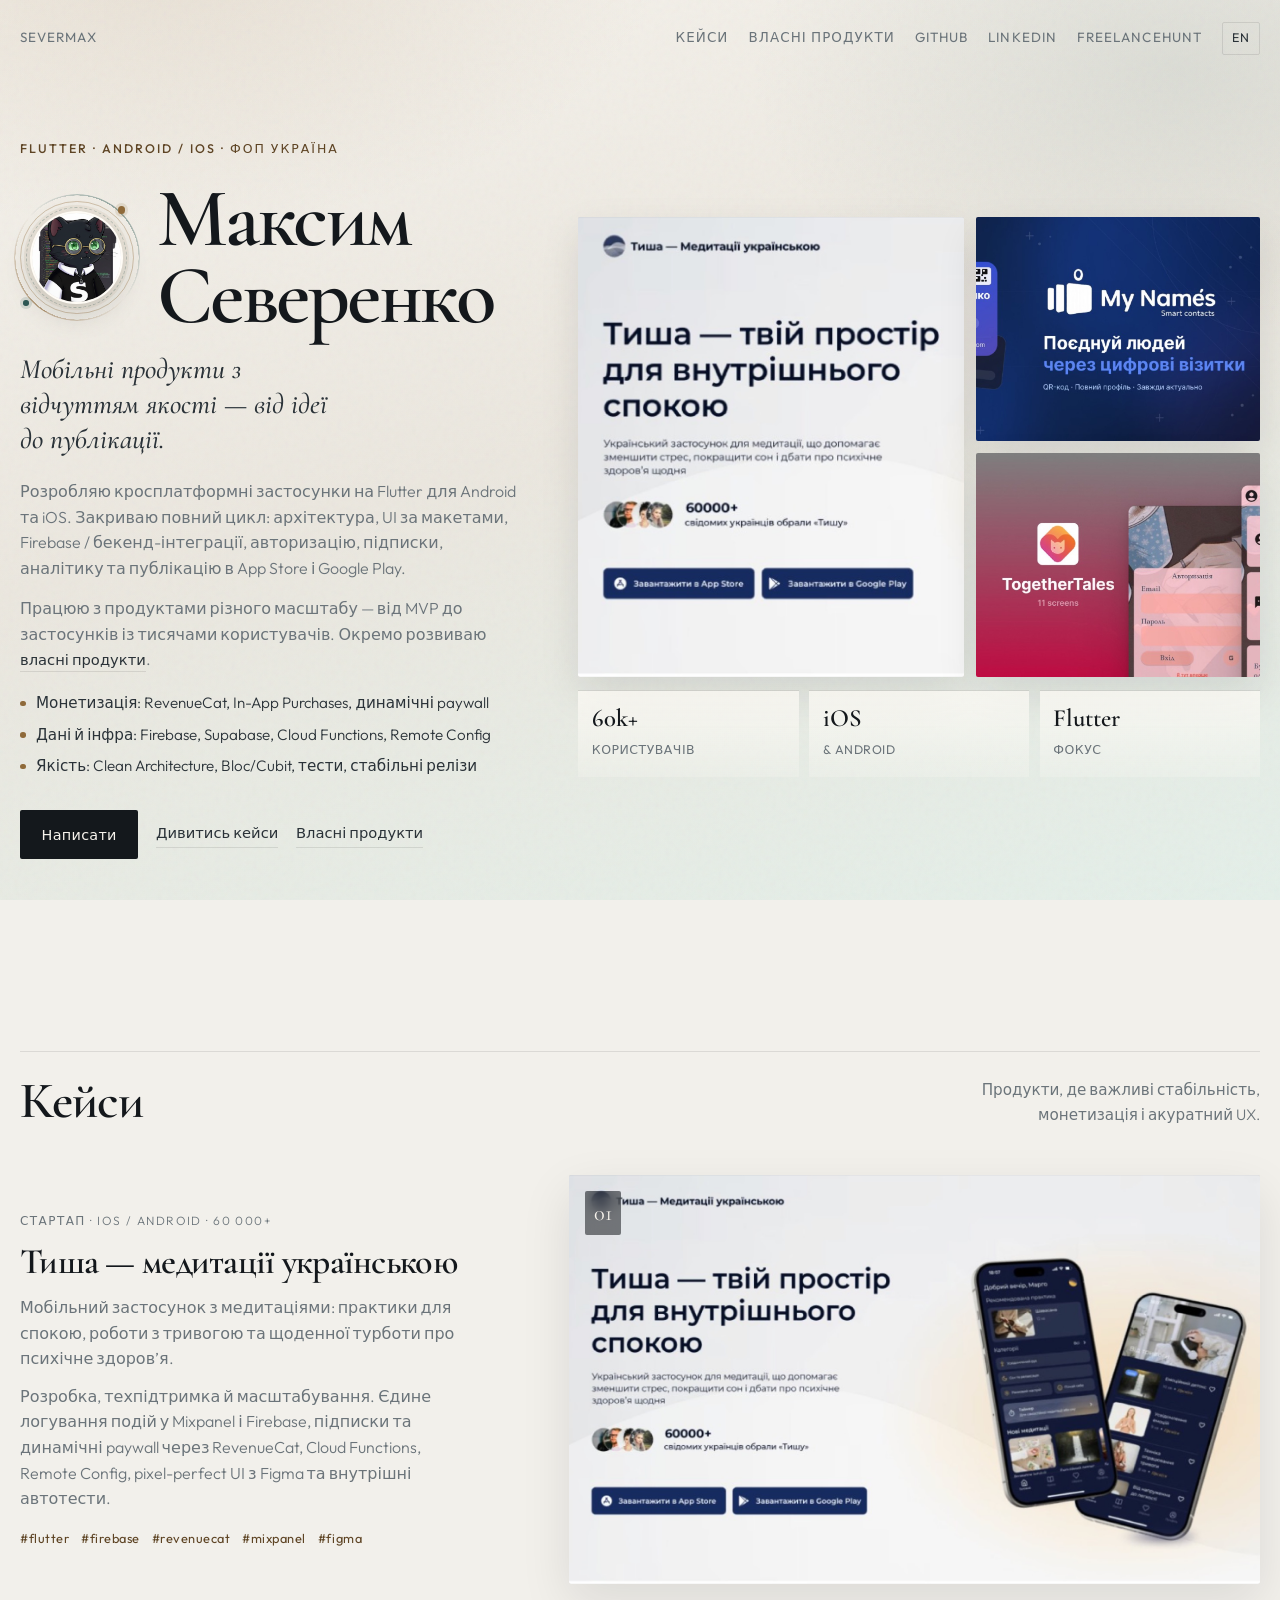
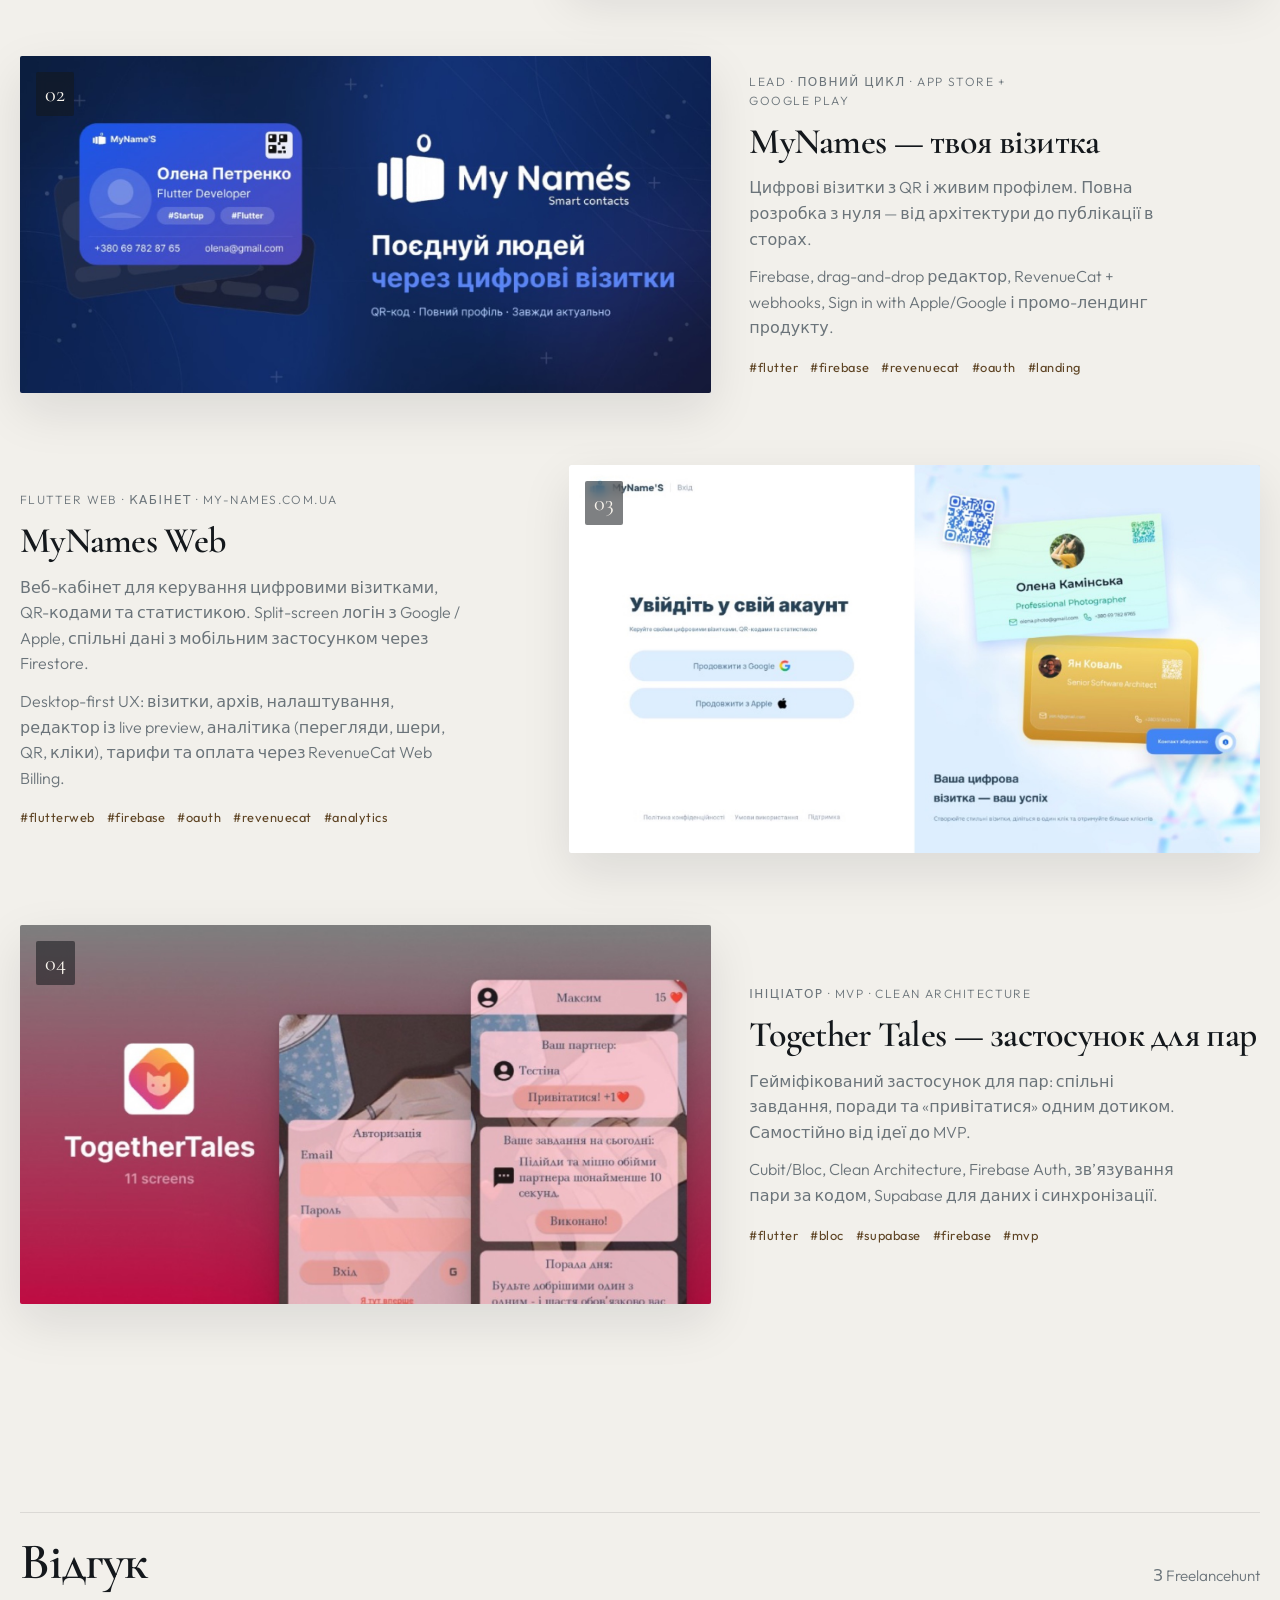
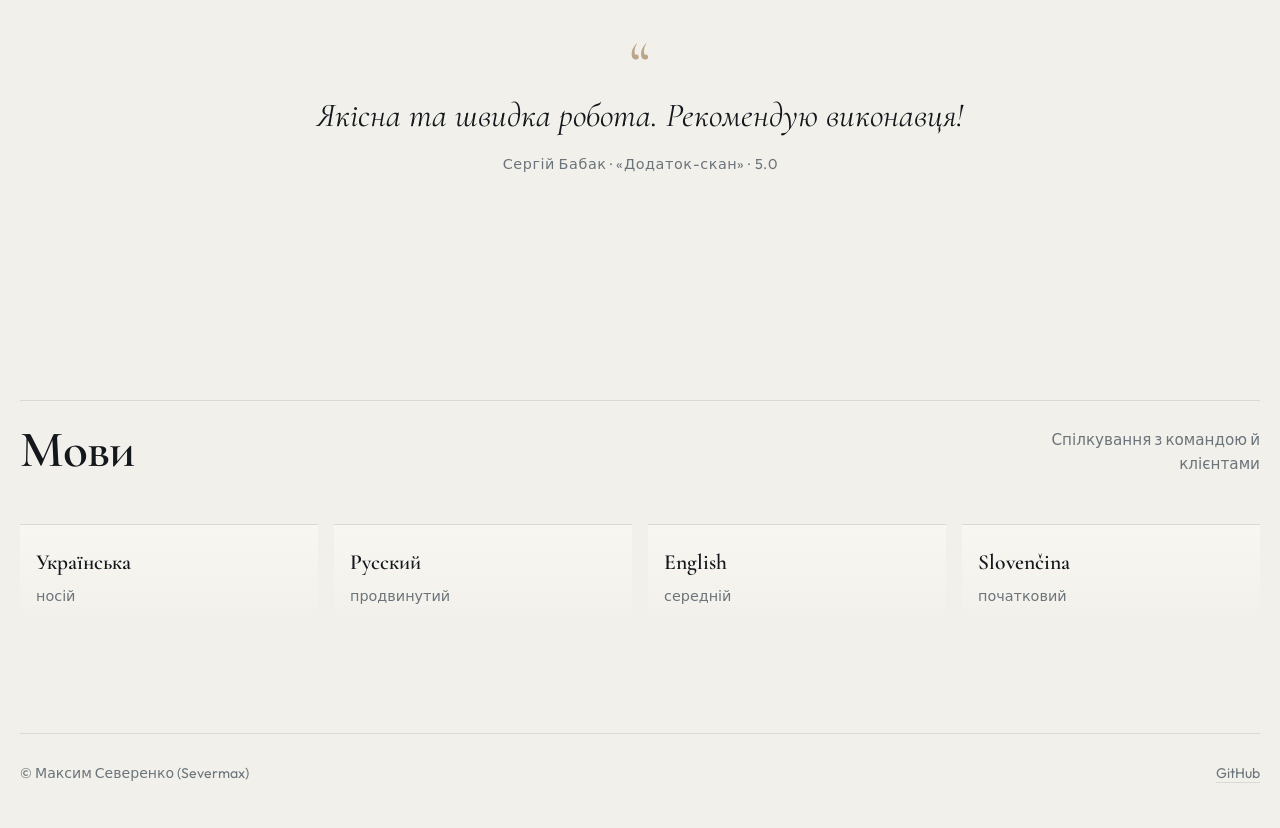
<file: index.html>
<!DOCTYPE html>
<html lang="uk">
<head>
  <meta charset="utf-8" />
  <meta name="viewport" content="width=device-width, initial-scale=1" />
  <title data-i18n="meta.title.home">Максим Северенко — Severmax</title>
  <meta name="description" content="Максим Северенко (Severmax) — Flutter-розробник Android/iOS/Web. Кейси: Тиша, MyNames, MyNames Web, Together Tales." />
  <link rel="preconnect" href="https://fonts.googleapis.com" />
  <link rel="preconnect" href="https://fonts.gstatic.com" crossorigin />
  <link href="https://fonts.googleapis.com/css2?family=Cormorant+Garamond:ital,wght@0,500;0,600;0,700;1,500&family=Outfit:wght@300;400;500;600&display=swap" rel="stylesheet" />
  <style>
    :root {
      --ink: #14181c;
      --ink-soft: #2a3238;
      --muted: #6b747a;
      --paper: #f2f0eb;
      --panel: rgba(255, 252, 247, 0.72);
      --accent: #8f6a3a;
      --accent-deep: #5e4424;
      --line: rgba(20, 24, 28, 0.1);
      --teal: #2f5a56;
    }

    * { box-sizing: border-box; margin: 0; padding: 0; }

    html { scroll-behavior: smooth; overflow-x: hidden; }

    body {
      font-family: "Outfit", system-ui, sans-serif;
      color: var(--ink);
      background: var(--paper);
      line-height: 1.6;
      overflow-x: hidden;
    }

    body::before {
      content: "";
      position: fixed;
      inset: 0;
      pointer-events: none;
      z-index: 0;
      background:
        radial-gradient(900px 520px at 12% -8%, rgba(143, 106, 58, 0.14), transparent 58%),
        radial-gradient(780px 480px at 92% 8%, rgba(47, 90, 86, 0.1), transparent 55%),
        linear-gradient(165deg, #f5f2ec 0%, #ebe7df 48%, #e4efe9 100%);
    }

    body::after {
      content: "";
      position: fixed;
      inset: 0;
      pointer-events: none;
      z-index: 0;
      opacity: 0.04;
      background-image: url("data:image/svg+xml,%3Csvg viewBox='0 0 200 200' xmlns='http://www.w3.org/2000/svg'%3E%3Cfilter id='n'%3E%3CfeTurbulence type='fractalNoise' baseFrequency='0.85' numOctaves='3' stitchTiles='stitch'/%3E%3C/filter%3E%3Crect width='100%25' height='100%25' filter='url(%23n)'/%3E%3C/svg%3E");
    }

    a {
      color: inherit;
      text-decoration: none;
      transition: color 0.25s ease, opacity 0.25s ease;
    }

    .page {
      position: relative;
      z-index: 1;
    }

    .wrap {
      width: min(1240px, calc(100% - 2rem));
      margin: 0 auto;
    }

    .nav {
      display: flex;
      justify-content: space-between;
      align-items: center;
      padding: 1.35rem 0 0;
      font-size: 0.84rem;
      letter-spacing: 0.08em;
      text-transform: uppercase;
      color: var(--muted);
      animation: fadeUp 0.9s ease both;
    }

    .nav a:hover { color: var(--accent-deep); }

    .nav-links {
      display: flex;
      gap: 1.25rem;
      flex-wrap: wrap;
      align-items: center;
    }

    .lang-switch {
      appearance: none;
      background: transparent;
      border: 1px solid var(--line);
      color: var(--ink-soft);
      font: inherit;
      font-size: 0.78rem;
      letter-spacing: 0.1em;
      text-transform: uppercase;
      padding: 0.35rem 0.55rem;
      border-radius: 2px;
      cursor: pointer;
    }

    .lang-switch:hover {
      color: var(--accent-deep);
      border-color: rgba(143, 106, 58, 0.45);
    }

    .hero {
      min-height: calc(100vh - 4rem);
      display: grid;
      grid-template-columns: 0.86fr 1.14fr;
      gap: clamp(1.5rem, 3.5vw, 2.75rem);
      align-items: center;
      padding: clamp(2.5rem, 7vw, 5rem) 0 clamp(3rem, 8vw, 5.5rem);
    }

    .hero-copy { animation: fadeUp 1s ease 0.08s both; }

    .brand-row {
      display: flex;
      align-items: center;
      gap: clamp(1rem, 2.5vw, 1.45rem);
      margin-bottom: 1.1rem;
    }

    .avatar-wrap {
      position: relative;
      flex: 0 0 auto;
      width: clamp(5.4rem, 10vw, 7.1rem);
      height: clamp(5.4rem, 10vw, 7.1rem);
      display: grid;
      place-items: center;
    }

    .avatar-wrap::before,
    .avatar-wrap::after {
      content: "";
      position: absolute;
      border-radius: 50%;
      pointer-events: none;
    }

    .avatar-wrap::before {
      inset: 0;
      border: 1px solid rgba(143, 106, 58, 0.35);
      animation: avatarPulse 5.5s ease-in-out infinite;
    }

    .avatar-wrap::after {
      inset: 0.38rem;
      border: 1px dashed rgba(47, 90, 86, 0.28);
      transform: rotate(-8deg);
    }

    .avatar-ring {
      position: absolute;
      inset: -0.4rem;
      border-radius: 50%;
      background: conic-gradient(
        from 210deg,
        rgba(143, 106, 58, 0.65),
        transparent 28%,
        rgba(47, 90, 86, 0.5) 52%,
        transparent 78%,
        rgba(143, 106, 58, 0.45)
      );
      -webkit-mask: radial-gradient(farthest-side, transparent calc(100% - 1.5px), #000 calc(100% - 1.4px));
      mask: radial-gradient(farthest-side, transparent calc(100% - 1.5px), #000 calc(100% - 1.4px));
      pointer-events: none;
      animation: avatarSpin 18s linear infinite;
    }

    @keyframes avatarSpin {
      to { transform: rotate(360deg); }
    }

    @keyframes avatarPulse {
      0%, 100% { transform: scale(1); opacity: 0.9; }
      50% { transform: scale(1.035); opacity: 1; }
    }

    .avatar-dot {
      position: absolute;
      width: 0.45rem;
      height: 0.45rem;
      border-radius: 50%;
      background: var(--accent);
      box-shadow: 0 0 0 3px rgba(143, 106, 58, 0.15);
      pointer-events: none;
    }

    .avatar-dot--a { top: 0.35rem; right: 0.55rem; }
    .avatar-dot--b {
      bottom: 0.55rem;
      left: 0.2rem;
      background: var(--teal);
      box-shadow: 0 0 0 3px rgba(47, 90, 86, 0.14);
      width: 0.34rem;
      height: 0.34rem;
    }

    .avatar {
      position: relative;
      z-index: 1;
      width: clamp(4.4rem, 8.4vw, 5.8rem);
      height: clamp(4.4rem, 8.4vw, 5.8rem);
      border-radius: 50%;
      overflow: hidden;
      background: #e8e4dc;
      border: 2px solid rgba(255, 252, 247, 0.95);
      box-shadow:
        0 12px 28px rgba(20, 24, 28, 0.12),
        0 0 0 6px rgba(143, 106, 58, 0.08);
    }

    .avatar img {
      width: 100%;
      height: 100%;
      object-fit: cover;
      object-position: center 18%;
      display: block;
    }

    .eyebrow {
      display: inline-flex;
      align-items: center;
      color: var(--accent-deep);
      font-size: 0.78rem;
      letter-spacing: 0.16em;
      text-transform: uppercase;
      font-weight: 500;
      margin-bottom: 1.4rem;
    }

    .brand {
      font-family: "Cormorant Garamond", Georgia, serif;
      font-weight: 600;
      font-size: clamp(3rem, 7.2vw, 5.2rem);
      line-height: 0.92;
      letter-spacing: -0.03em;
      max-width: 10ch;
      margin-bottom: 0;
    }

    .lead {
      font-family: "Cormorant Garamond", Georgia, serif;
      font-size: clamp(1.35rem, 2.6vw, 1.75rem);
      font-weight: 500;
      font-style: italic;
      color: var(--ink-soft);
      max-width: 26ch;
      margin-bottom: 1.4rem;
      line-height: 1.25;
    }

    .bio {
      color: var(--muted);
      max-width: 46ch;
      font-weight: 300;
      margin-bottom: 0.9rem;
    }

    .bio strong {
      color: var(--ink);
      font-weight: 500;
    }

    .focus-list {
      list-style: none;
      margin: 1.15rem 0 0;
      display: grid;
      gap: 0.45rem;
      max-width: 46ch;
    }

    .focus-list li {
      position: relative;
      padding-left: 1rem;
      color: var(--ink-soft);
      font-size: 0.95rem;
      font-weight: 300;
    }

    .focus-list li::before {
      content: "";
      position: absolute;
      left: 0;
      top: 0.62em;
      width: 0.35rem;
      height: 0.35rem;
      border-radius: 50%;
      background: var(--accent);
    }

    .actions {
      display: flex;
      flex-wrap: wrap;
      gap: 0.85rem 1.1rem;
      align-items: center;
      margin-top: 2rem;
    }

    .cta {
      display: inline-flex;
      align-items: center;
      padding: 0.95rem 1.35rem;
      background: var(--ink);
      color: #f7f3ec;
      border-radius: 2px;
      font-size: 0.9rem;
      font-weight: 500;
      letter-spacing: 0.02em;
      border: none;
      cursor: pointer;
      font-family: inherit;
    }

    .cta:hover { background: var(--accent-deep); color: #fff; }

    .link-quiet {
      border-bottom: 1px solid var(--line);
      padding-bottom: 0.12rem;
      font-size: 0.92rem;
      color: var(--ink-soft);
      width: fit-content;
    }

    .link-quiet:hover { color: var(--accent-deep); border-color: var(--accent); }

    .modal {
      position: fixed;
      inset: 0;
      z-index: 40;
      display: grid;
      place-items: center;
      padding: 1.25rem;
      background: rgba(20, 24, 28, 0.42);
      opacity: 0;
      visibility: hidden;
      transition: opacity 0.22s ease, visibility 0.22s ease;
    }

    .modal.is-open {
      opacity: 1;
      visibility: visible;
    }

    .modal-card {
      width: min(420px, 100%);
      background: #fbf8f2;
      border: 1px solid var(--line);
      border-radius: 4px;
      padding: 1.45rem 1.4rem 1.3rem;
      box-shadow: 0 24px 60px rgba(20, 24, 28, 0.22);
      transform: translateY(10px);
      transition: transform 0.22s ease;
    }

    .modal.is-open .modal-card { transform: translateY(0); }

    .modal-card h2 {
      font-family: "Cormorant Garamond", Georgia, serif;
      font-size: 1.85rem;
      font-weight: 600;
      margin-bottom: 0.35rem;
      letter-spacing: -0.02em;
    }

    .modal-card > p {
      color: var(--muted);
      font-weight: 300;
      font-size: 0.95rem;
      margin-bottom: 1.15rem;
    }

    .modal-options {
      display: grid;
      gap: 0.65rem;
    }

    .modal-option {
      display: flex;
      flex-direction: column;
      gap: 0.15rem;
      padding: 0.9rem 1rem;
      border: 1px solid var(--line);
      border-radius: 3px;
      background: rgba(255, 252, 247, 0.8);
      transition: border-color 0.2s ease, background 0.2s ease;
    }

    .modal-option:hover {
      border-color: rgba(143, 106, 58, 0.45);
      background: #fff;
      color: inherit;
    }

    .modal-option strong {
      font-weight: 500;
      font-size: 0.98rem;
    }

    .modal-option span {
      color: var(--muted);
      font-size: 0.86rem;
      font-weight: 300;
    }

    .modal-close {
      margin-top: 1rem;
      background: none;
      border: none;
      color: var(--muted);
      font: inherit;
      cursor: pointer;
      border-bottom: 1px solid var(--line);
      padding: 0.15rem 0;
    }

    .modal-close:hover { color: var(--accent-deep); border-color: var(--accent); }

    .hero-panel {
      animation: fadeUp 1.05s ease 0.16s both;
      display: grid;
      gap: 0.85rem;
    }

    .hero-mosaic {
      display: grid;
      grid-template-columns: 1.22fr 0.9fr;
      grid-template-rows: 1fr 1fr;
      gap: 0.75rem;
      min-height: 460px;
    }

    .hero-mosaic figure {
      margin: 0;
      overflow: hidden;
      border-radius: 2px;
      background: #d7d2c9;
      box-shadow: 0 16px 40px rgba(20, 24, 28, 0.1);
    }

    .hero-mosaic figure:first-child {
      grid-row: 1 / span 2;
    }

    .hero-mosaic img {
      width: 100%;
      height: 100%;
      object-fit: cover;
      display: block;
      transition: transform 1.1s ease;
    }

    .hero-mosaic figure:nth-child(1) img {
      object-position: left center;
      object-fit: cover;
    }

    .hero-mosaic figure:nth-child(2) img {
      object-position: 95% center;
    }

    .hero-mosaic figure:nth-child(3) img {
      object-position: left center;
    }

    .hero-mosaic figure:hover img { transform: scale(1.04); }

    .hero-stats {
      display: grid;
      grid-template-columns: repeat(3, 1fr);
      gap: 0.65rem;
    }

    .stat {
      padding: 0.95rem 0.85rem;
      border-top: 1px solid var(--line);
      background: linear-gradient(180deg, rgba(255, 252, 247, 0.7), rgba(255, 252, 247, 0.2));
    }

    .stat strong {
      display: block;
      font-family: "Cormorant Garamond", Georgia, serif;
      font-size: 1.55rem;
      font-weight: 600;
      line-height: 1;
      margin-bottom: 0.3rem;
    }

    .stat span {
      color: var(--muted);
      font-size: 0.78rem;
      letter-spacing: 0.04em;
      text-transform: uppercase;
    }

    @keyframes fadeUp {
      from { opacity: 0; transform: translateY(22px); }
      to { opacity: 1; transform: translateY(0); }
    }

    .section {
      padding: clamp(3.5rem, 9vw, 6.5rem) 0;
    }

    .section-head {
      display: grid;
      grid-template-columns: 1fr auto;
      gap: 1rem;
      align-items: end;
      margin-bottom: clamp(2rem, 5vw, 3rem);
      border-top: 1px solid var(--line);
      padding-top: 1.5rem;
    }

    .section-head h2 {
      font-family: "Cormorant Garamond", Georgia, serif;
      font-size: clamp(2.2rem, 5vw, 3.2rem);
      font-weight: 600;
      letter-spacing: -0.02em;
      line-height: 1;
    }

    .section-head p {
      color: var(--muted);
      max-width: 28ch;
      text-align: right;
      font-size: 0.95rem;
      font-weight: 300;
    }

    .case {
      display: grid;
      grid-template-columns: 1.15fr 0.85fr;
      gap: clamp(1.25rem, 3vw, 2.5rem);
      align-items: center;
      margin-bottom: clamp(2.75rem, 7vw, 4.5rem);
      animation: fadeUp 0.9s ease both;
    }

    .case:nth-child(even) {
      grid-template-columns: 0.85fr 1.15fr;
    }

    .case:nth-child(even) .case-media { order: 2; }
    .case:nth-child(even) .case-body { order: 1; }

    .case:last-child { margin-bottom: 0; }

    .case-media {
      position: relative;
      overflow: hidden;
      border-radius: 2px;
      background: #d7d2c9;
      min-height: 280px;
      box-shadow: 0 18px 50px rgba(20, 24, 28, 0.1);
    }

    .case-media img {
      width: 100%;
      height: 100%;
      min-height: 280px;
      max-height: 420px;
      object-fit: cover;
      display: block;
      transition: transform 1.2s ease;
    }

    .case:hover .case-media img { transform: scale(1.04); }

    .case-index {
      position: absolute;
      top: 1rem;
      left: 1rem;
      font-family: "Cormorant Garamond", Georgia, serif;
      font-size: 1.4rem;
      color: #f7f3ec;
      background: rgba(20, 24, 28, 0.55);
      backdrop-filter: blur(6px);
      padding: 0.25rem 0.55rem;
      border-radius: 2px;
    }

    .case-meta {
      color: var(--teal);
      font-size: 0.75rem;
      font-weight: 500;
      letter-spacing: 0.12em;
      text-transform: uppercase;
      margin-bottom: 0.7rem;
    }

    .case h3 {
      font-family: "Cormorant Garamond", Georgia, serif;
      font-size: clamp(1.7rem, 3.2vw, 2.25rem);
      font-weight: 600;
      line-height: 1.1;
      margin-bottom: 0.85rem;
      letter-spacing: -0.02em;
    }

    .case p {
      color: var(--muted);
      font-weight: 300;
      margin-bottom: 0.75rem;
      max-width: 40ch;
    }

    .tags {
      display: flex;
      flex-wrap: wrap;
      gap: 0.4rem 0.75rem;
      margin-top: 1rem;
      color: var(--accent-deep);
      font-size: 0.8rem;
      letter-spacing: 0.04em;
    }

    .quote-block {
      width: min(760px, 100%);
      margin: 0 auto;
      text-align: center;
      padding: 0.5rem 0 1rem;
    }

    .quote-mark {
      font-family: "Cormorant Garamond", Georgia, serif;
      font-size: 4rem;
      line-height: 0.6;
      color: var(--accent);
      opacity: 0.55;
      margin-bottom: 0.75rem;
    }

    .quote {
      font-family: "Cormorant Garamond", Georgia, serif;
      font-size: clamp(1.55rem, 3.2vw, 2.1rem);
      font-style: italic;
      line-height: 1.25;
      margin-bottom: 1rem;
    }

    .quote-meta {
      color: var(--muted);
      font-size: 0.9rem;
      letter-spacing: 0.04em;
    }

    .langs {
      display: grid;
      grid-template-columns: repeat(4, 1fr);
      gap: 1rem;
    }

    .lang {
      padding: 1.25rem 1rem;
      border-top: 1px solid var(--line);
      background: linear-gradient(180deg, rgba(255, 252, 247, 0.55), transparent);
    }

    .lang strong {
      display: block;
      font-family: "Cormorant Garamond", Georgia, serif;
      font-size: 1.35rem;
      font-weight: 600;
      margin-bottom: 0.2rem;
    }

    .lang span {
      color: var(--muted);
      font-size: 0.9rem;
      font-weight: 300;
    }

    footer {
      border-top: 1px solid var(--line);
      padding: 1.75rem 0 2.75rem;
      color: var(--muted);
      font-size: 0.88rem;
      display: flex;
      justify-content: space-between;
      gap: 1rem;
      flex-wrap: wrap;
    }

    footer a { border-bottom: 1px solid var(--line); }
    footer a:hover { color: var(--accent-deep); border-color: var(--accent); }

    @media (max-width: 860px) {
      .hero,
      .case,
      .case:nth-child(even) {
        grid-template-columns: 1fr;
      }

      .case:nth-child(even) .case-media,
      .case:nth-child(even) .case-body { order: initial; }

      .hero {
        min-height: auto;
        padding-top: 2rem;
        grid-template-columns: 1fr;
      }
      .brand { max-width: none; }
      .lead { max-width: 28ch; }
      .hero-mosaic { display: none; }
      .actions {
        display: flex;
        flex-wrap: wrap;
        align-items: center;
        justify-content: center;
        gap: 0.95rem 1.25rem;
        margin-top: 1.5rem;
        width: 100%;
      }
      .actions .cta {
        width: 100%;
        flex: 0 0 100%;
        justify-content: center;
      }
      .hero-stats {
        display: grid;
        grid-template-columns: 1fr 1fr;
        gap: 0.65rem;
      }
      .hero-stats .stat:first-child {
        display: none;
      }
      .case-media {
        min-height: 0;
      }
      .case-media img {
        height: auto;
        min-height: 0;
        max-height: none;
        object-fit: contain;
        object-position: center;
      }
      .section-head { grid-template-columns: 1fr; }
      .section-head p { text-align: left; }
      .langs { grid-template-columns: 1fr 1fr; }
    }

    @media (max-width: 520px) {
      .nav-links a { display: none; }
      .langs { grid-template-columns: 1fr; }
    }
  </style>
</head>
<body>
  <div class="page">
    <div class="wrap">
      <nav class="nav">
        <span>Severmax</span>
        <div class="nav-links">
          <a href="#cases" data-i18n="nav.cases">Кейси</a>
          <a href="products.html" data-i18n="nav.products">Власні продукти</a>
          <a href="https://github.com/Severmax">GitHub</a>
          <a href="https://www.linkedin.com/in/severmax/">LinkedIn</a>
          <a href="https://freelancehunt.com/freelancer/Severmax.html">Freelancehunt</a>
          <button type="button" class="lang-switch" data-lang-switch>EN</button>
        </div>
      </nav>

      <header class="hero">
        <div class="hero-copy">
          <p class="eyebrow" data-i18n="home.eyebrow">Flutter · Android / iOS · ФОП Україна</p>
          <div class="brand-row">
            <div class="avatar-wrap" aria-hidden="false">
              <span class="avatar-ring" aria-hidden="true"></span>
              <span class="avatar-dot avatar-dot--a" aria-hidden="true"></span>
              <span class="avatar-dot avatar-dot--b" aria-hidden="true"></span>
              <div class="avatar">
                <img src="portfolio/avatar.png" alt="Максим Северенко / Maksym Severenko" width="160" height="160" />
              </div>
            </div>
            <h1 class="brand">Максим Северенко</h1>
          </div>
          <p class="lead" data-i18n="home.lead">Мобільні продукти з відчуттям якості — від ідеї до публікації.</p>
          <p class="bio" data-i18n="home.bio1">
            Розробляю кросплатформні застосунки на Flutter для Android та iOS.
            Закриваю повний цикл: архітектура, UI за макетами, Firebase / бекенд-інтеграції,
            авторизацію, підписки, аналітику та публікацію в App Store і Google Play.
          </p>
          <p class="bio">
            <span data-i18n="home.bio2_before">Працюю з продуктами різного масштабу — від MVP до застосунків із тисячами користувачів. Окремо розвиваю </span><a class="link-quiet" href="products.html" data-i18n="home.bio2_link">власні продукти</a><span data-i18n="home.bio2_after">.</span>
          </p>
          <ul class="focus-list">
            <li data-i18n="home.focus1">Монетизація: RevenueCat, In-App Purchases, динамічні paywall</li>
            <li data-i18n="home.focus2">Дані й інфра: Firebase, Supabase, Cloud Functions, Remote Config</li>
            <li data-i18n="home.focus3">Якість: Clean Architecture, Bloc/Cubit, тести, стабільні релізи</li>
          </ul>
          <div class="actions">
            <button class="cta" type="button" id="open-contact" data-i18n="home.write">Написати</button>
            <a class="link-quiet" href="#cases" data-i18n="home.see_cases">Дивитись кейси</a>
            <a class="link-quiet" href="products.html" data-i18n="home.own_products">Власні продукти</a>
          </div>
        </div>

        <aside class="hero-panel" aria-hidden="false">
          <div class="hero-mosaic">
            <figure>
              <img src="portfolio/tysha.jpg" alt="Тиша" />
            </figure>
            <figure>
              <img src="portfolio/mynames.jpg" alt="MyNames" />
            </figure>
            <figure>
              <img src="portfolio/together-tales.png" alt="Together Tales" />
            </figure>
          </div>
          <div class="hero-stats">
            <div class="stat"><strong>60k+</strong><span data-i18n="home.stat_users">користувачів</span></div>
            <div class="stat"><strong>iOS</strong><span data-i18n="home.stat_platforms">&amp; Android</span></div>
            <div class="stat"><strong>Flutter</strong><span data-i18n="home.stat_focus">фокус</span></div>
          </div>
        </aside>
      </header>
    </div>

    <section class="section" id="cases">
      <div class="wrap">
        <div class="section-head">
          <h2 data-i18n="cases.title">Кейси</h2>
          <p data-i18n="cases.lead">Продукти, де важливі стабільність, монетизація і акуратний UX.</p>
        </div>

        <article class="case">
          <div class="case-media">
            <span class="case-index">01</span>
            <img src="portfolio/tysha.jpg" alt="Тиша" loading="lazy" />
          </div>
          <div class="case-body">
            <p class="case-meta" data-i18n="case.tysha.meta">Стартап · iOS / Android · 60 000+</p>
            <h3 data-i18n="case.tysha.title">Тиша — медитації українською</h3>
            <p data-i18n="case.tysha.p1">
              Мобільний застосунок з медитаціями: практики для спокою, роботи з тривогою
              та щоденної турботи про психічне здоров’я.
            </p>
            <p data-i18n="case.tysha.p2">
              Розробка, техпідтримка й масштабування. Єдине логування подій у Mixpanel і Firebase,
              підписки та динамічні paywall через RevenueCat, Cloud Functions, Remote Config,
              pixel-perfect UI з Figma та внутрішні автотести.
            </p>
            <div class="tags">
              <span>#flutter</span><span>#firebase</span><span>#revenuecat</span><span>#mixpanel</span><span>#figma</span>
            </div>
          </div>
        </article>

        <article class="case">
          <div class="case-media">
            <span class="case-index">02</span>
            <img src="portfolio/mynames.jpg" alt="MyNames" loading="lazy" />
          </div>
          <div class="case-body">
            <p class="case-meta" data-i18n="case.mynames.meta">Lead · повний цикл · App Store + Google Play</p>
            <h3 data-i18n="case.mynames.title">MyNames — твоя візитка</h3>
            <p data-i18n="case.mynames.p1">
              Цифрові візитки з QR і живим профілем. Повна розробка з нуля —
              від архітектури до публікації в сторах.
            </p>
            <p data-i18n="case.mynames.p2">
              Firebase, drag-and-drop редактор, RevenueCat + webhooks, Sign in with Apple/Google
              і промо-лендинг продукту.
            </p>
            <div class="tags">
              <span>#flutter</span><span>#firebase</span><span>#revenuecat</span><span>#oauth</span><span>#landing</span>
            </div>
          </div>
        </article>

        <article class="case">
          <div class="case-media">
            <span class="case-index">03</span>
            <img src="portfolio/mynames-web.jpg" alt="MyNames Web" loading="lazy" />
          </div>
          <div class="case-body">
            <p class="case-meta" data-i18n="case.mynames_web.meta">Flutter Web · кабінет · my-names.com.ua</p>
            <h3 data-i18n="case.mynames_web.title">MyNames Web</h3>
            <p data-i18n="case.mynames_web.p1">
              Веб-кабінет для керування цифровими візитками, QR-кодами та статистикою.
              Split-screen логін з Google / Apple, спільні дані з мобільним застосунком через Firestore.
            </p>
            <p data-i18n="case.mynames_web.p2">
              Desktop-first UX: візитки, архів, налаштування, редактор із live preview,
              аналітика (перегляди, шери, QR, кліки), тарифи та оплата через RevenueCat Web Billing.
            </p>
            <div class="tags">
              <span>#flutterweb</span><span>#firebase</span><span>#oauth</span><span>#revenuecat</span><span>#analytics</span>
            </div>
          </div>
        </article>

        <article class="case">
          <div class="case-media">
            <span class="case-index">04</span>
            <img src="portfolio/together-tales.png" alt="Together Tales" loading="lazy" />
          </div>
          <div class="case-body">
            <p class="case-meta" data-i18n="case.tt.meta">Ініціатор · MVP · Clean Architecture</p>
            <h3 data-i18n="case.tt.title">Together Tales — застосунок для пар</h3>
            <p data-i18n="case.tt.p1">
              Гейміфікований застосунок для пар: спільні завдання, поради та «привітатися»
              одним дотиком. Самостійно від ідеї до MVP.
            </p>
            <p data-i18n="case.tt.p2">
              Cubit/Bloc, Clean Architecture, Firebase Auth, зв’язування пари за кодом, Supabase
              для даних і синхронізації.
            </p>
            <div class="tags">
              <span>#flutter</span><span>#bloc</span><span>#supabase</span><span>#firebase</span><span>#mvp</span>
            </div>
          </div>
        </article>
      </div>
    </section>

    <section class="section" id="review">
      <div class="wrap">
        <div class="section-head">
          <h2 data-i18n="review.title">Відгук</h2>
          <p data-i18n="review.lead">З Freelancehunt</p>
        </div>
        <div class="quote-block">
          <div class="quote-mark" aria-hidden="true">“</div>
          <p class="quote" data-i18n="review.quote">Якісна та швидка робота. Рекомендую виконавця!</p>
          <p class="quote-meta" data-i18n="review.meta">Сергій Бабак · «Додаток-скан» · 5.0</p>
        </div>
      </div>
    </section>

    <section class="section" id="languages">
      <div class="wrap">
        <div class="section-head">
          <h2 data-i18n="languages.title">Мови</h2>
          <p data-i18n="languages.lead">Спілкування з командою й клієнтами</p>
        </div>
        <div class="langs">
          <div class="lang"><strong data-i18n="lang.uk">Українська</strong><span data-i18n="lang.uk_level">носій</span></div>
          <div class="lang"><strong data-i18n="lang.ru">Русский</strong><span data-i18n="lang.ru_level">продвинутий</span></div>
          <div class="lang"><strong data-i18n="lang.en">English</strong><span data-i18n="lang.en_level">середній</span></div>
          <div class="lang"><strong data-i18n="lang.sk">Slovenčina</strong><span data-i18n="lang.sk_level">початковий</span></div>
        </div>
      </div>
    </section>

    <div class="wrap">
      <footer>
        <span>© Максим Северенко (Severmax)</span>
        <span>
          <a href="https://github.com/Severmax">GitHub</a>
        </span>
      </footer>
    </div>
  </div>

  <div class="modal" id="contact-modal" hidden>
    <div class="modal-card" role="dialog" aria-modal="true" aria-labelledby="contact-title">
      <h2 id="contact-title" data-i18n="modal.title">Написати</h2>
      <p data-i18n="modal.lead">Оберіть зручний спосіб зв’язку.</p>
      <div class="modal-options">
        <a class="modal-option" href="https://t.me/Severmax7" target="_blank" rel="noopener noreferrer">
          <strong>Telegram</strong>
          <span>@Severmax7</span>
        </a>
        <a class="modal-option" href="mailto:severenko.maxim@gmail.com">
          <strong>Email</strong>
          <span>severenko.maxim@gmail.com</span>
        </a>
      </div>
      <button class="modal-close" type="button" id="close-contact" data-i18n="modal.close">Закрити</button>
    </div>
  </div>

  <script src="i18n.js"></script>
  <script>
    (function () {
      var modal = document.getElementById("contact-modal");
      var openBtn = document.getElementById("open-contact");
      var closeBtn = document.getElementById("close-contact");
      if (!modal || !openBtn || !closeBtn) return;

      function openModal() {
        modal.hidden = false;
        requestAnimationFrame(function () {
          modal.classList.add("is-open");
        });
        closeBtn.focus();
      }

      function closeModal() {
        modal.classList.remove("is-open");
        setTimeout(function () {
          modal.hidden = true;
        }, 220);
        openBtn.focus();
      }

      openBtn.addEventListener("click", openModal);
      closeBtn.addEventListener("click", closeModal);
      modal.addEventListener("click", function (e) {
        if (e.target === modal) closeModal();
      });
      document.addEventListener("keydown", function (e) {
        if (e.key === "Escape" && modal.classList.contains("is-open")) closeModal();
      });
    })();
  </script>
</body>
</html>
</file>
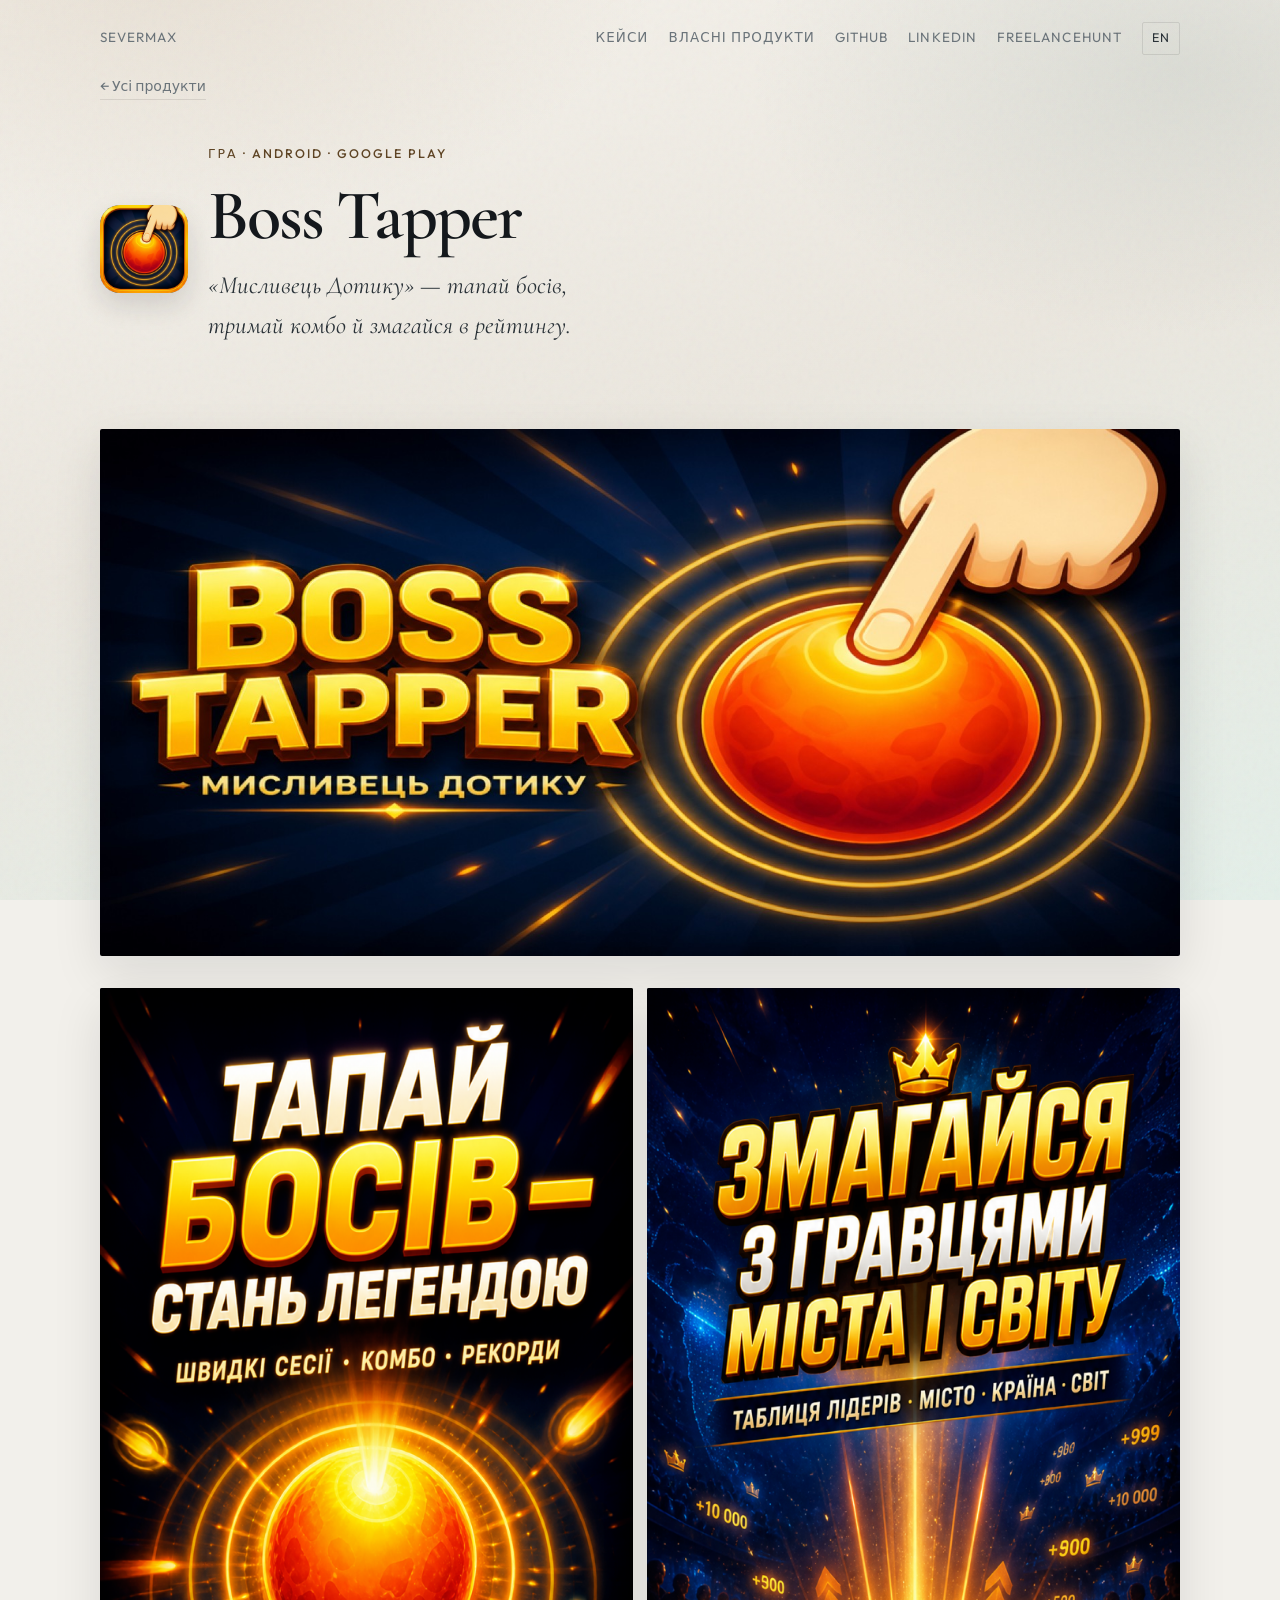
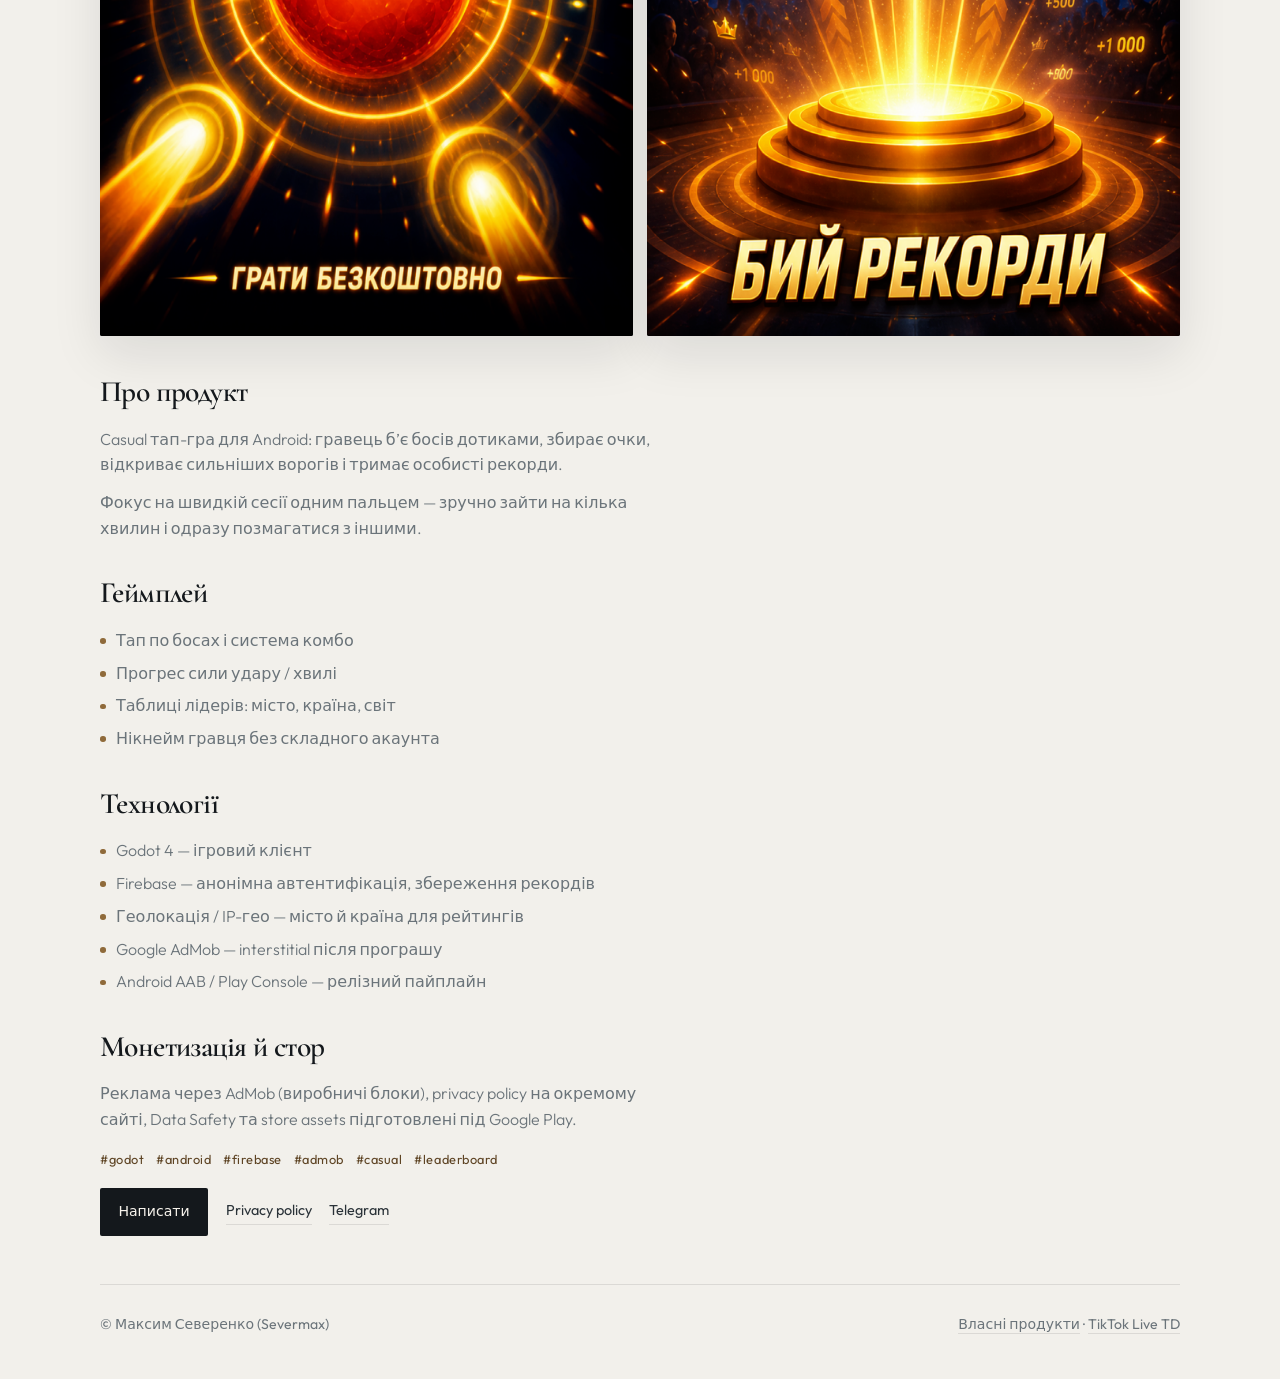
<file: boss-tapper.html>
<!DOCTYPE html>
<html lang="uk">
<head>
  <meta charset="utf-8" />
  <meta name="viewport" content="width=device-width, initial-scale=1" />
  <title data-i18n="meta.title.boss">Boss Tapper — Максим Северенко</title>
  <meta name="description" content="Boss Tapper («Мисливець Дотику») — тап-гра на Godot з босами, комбо, Firebase-лідербордами та AdMob." />
  <link rel="preconnect" href="https://fonts.googleapis.com" />
  <link rel="preconnect" href="https://fonts.gstatic.com" crossorigin />
  <link href="https://fonts.googleapis.com/css2?family=Cormorant+Garamond:ital,wght@0,500;0,600;0,700;1,500&family=Outfit:wght@300;400;500;600&display=swap" rel="stylesheet" />
  <link rel="stylesheet" href="styles.css" />
  <style>
    .store-hero {
      display: grid;
      grid-template-columns: auto 1fr;
      gap: 1.25rem;
      align-items: center;
      margin-bottom: 1.5rem;
    }
    .store-hero img.icon {
      width: 88px;
      height: 88px;
      border-radius: 20px;
      box-shadow: 0 12px 28px rgba(20, 24, 28, 0.14);
    }
    .store-shots {
      display: grid;
      grid-template-columns: 1fr 1fr;
      gap: 0.85rem;
      margin: 0 0 2rem;
    }
    .store-shots figure {
      margin: 0;
      overflow: hidden;
      border-radius: 2px;
      background: #11161c;
      box-shadow: 0 18px 50px rgba(20, 24, 28, 0.1);
    }
    .store-shots img {
      width: 100%;
      height: auto;
      display: block;
      vertical-align: top;
    }
    .store-feature {
      width: 100%;
      border-radius: 2px;
      margin-bottom: 2rem;
      box-shadow: 0 18px 50px rgba(20, 24, 28, 0.1);
      display: block;
    }
    @media (max-width: 700px) {
      .store-shots { grid-template-columns: 1fr; max-width: 360px; }
      .store-hero { grid-template-columns: 1fr; }
    }
  </style>
</head>
<body>
  <div class="page">
    <div class="wrap">
      <nav class="nav">
        <a href="index.html">Severmax</a>
        <div class="nav-links">
          <a href="index.html#cases" data-i18n="nav.cases">Кейси</a>
          <a href="products.html" data-i18n="nav.products">Власні продукти</a>
          <a href="https://github.com/Severmax">GitHub</a>
          <a href="https://www.linkedin.com/in/severmax/">LinkedIn</a>
          <a href="https://freelancehunt.com/freelancer/Severmax.html">Freelancehunt</a>
          <button type="button" class="lang-switch" data-lang-switch>EN</button>
        </div>
      </nav>

      <a class="back" href="products.html" data-i18n="boss.back">← Усі продукти</a>

      <header class="detail-hero">
        <div class="store-hero">
          <img class="icon" src="portfolio/boss-tapper-icon.png" alt="Іконка Boss Tapper" width="88" height="88" />
          <div>
            <p class="eyebrow" data-i18n="boss.meta">Гра · Android · Google Play</p>
            <h1>Boss Tapper</h1>
            <p class="lead" data-i18n="boss.lead">«Мисливець Дотику» — тапай босів, тримай комбо й змагайся в рейтингу.</p>
          </div>
        </div>
      </header>

      <img class="store-feature" src="portfolio/boss-tapper-feature.jpg" alt="Boss Tapper — feature graphic" />

      <div class="store-shots">
        <figure>
          <img src="portfolio/boss-tapper-shot-1.png" alt="Store screenshot: тапай босів" loading="lazy" />
        </figure>
        <figure>
          <img src="portfolio/boss-tapper-shot-2.png" alt="Store screenshot: лідерборди" loading="lazy" />
        </figure>
      </div>

      <div class="detail-copy" style="max-width: 720px; padding-bottom: 3rem;">
        <h2 data-i18n="boss.about">Про продукт</h2>
        <p data-i18n="boss.about_p1">
          Casual тап-гра для Android: гравець б’є босів дотиками, збирає очки,
          відкриває сильніших ворогів і тримає особисті рекорди.
        </p>
        <p data-i18n="boss.about_p2">
          Фокус на швидкій сесії одним пальцем — зручно зайти на кілька хвилин
          і одразу позмагатися з іншими.
        </p>

        <h2 data-i18n="boss.gameplay">Геймплей</h2>
        <ul>
          <li data-i18n="boss.g1">Тап по босах і система комбо</li>
          <li data-i18n="boss.g2">Прогрес сили удару / хвилі</li>
          <li data-i18n="boss.g3">Таблиці лідерів: місто, країна, світ</li>
          <li data-i18n="boss.g4">Нікнейм гравця без складного акаунта</li>
        </ul>

        <h2 data-i18n="boss.tech">Технології</h2>
        <ul>
          <li data-i18n="boss.t1">Godot 4 — ігровий клієнт</li>
          <li data-i18n="boss.t2">Firebase — анонімна автентифікація, збереження рекордів</li>
          <li data-i18n="boss.t3">Геолокація / IP-гео — місто й країна для рейтингів</li>
          <li data-i18n="boss.t4">Google AdMob — interstitial після програшу</li>
          <li data-i18n="boss.t5">Android AAB / Play Console — релізний пайплайн</li>
        </ul>

        <h2 data-i18n="boss.monetization">Монетизація й стор</h2>
        <p data-i18n="boss.mon_p">
          Реклама через AdMob (виробничі блоки), privacy policy на окремому сайті,
          Data Safety та store assets підготовлені під Google Play.
        </p>

        <div class="tags">
          <span>#godot</span><span>#android</span><span>#firebase</span><span>#admob</span><span>#casual</span><span>#leaderboard</span>
        </div>

        <div class="product-links">
          <a class="cta" href="mailto:severenko.maxim@gmail.com" data-i18n="products.write">Написати</a>
          <a class="link-quiet" href="https://severmax.github.io/bosstapper-privacy/">Privacy policy</a>
          <a class="link-quiet" href="https://t.me/Severmax7" target="_blank" rel="noopener noreferrer">Telegram</a>
        </div>
      </div>

      <footer>
        <span>© Максим Северенко (Severmax)</span>
        <span>
          <a href="products.html" data-i18n="nav.products">Власні продукти</a>
          ·
          <a href="tiktok-live-td.html">TikTok Live TD</a>
        </span>
      </footer>
    </div>
  </div>
  <script src="i18n.js"></script>
</body>
</html>
</file>
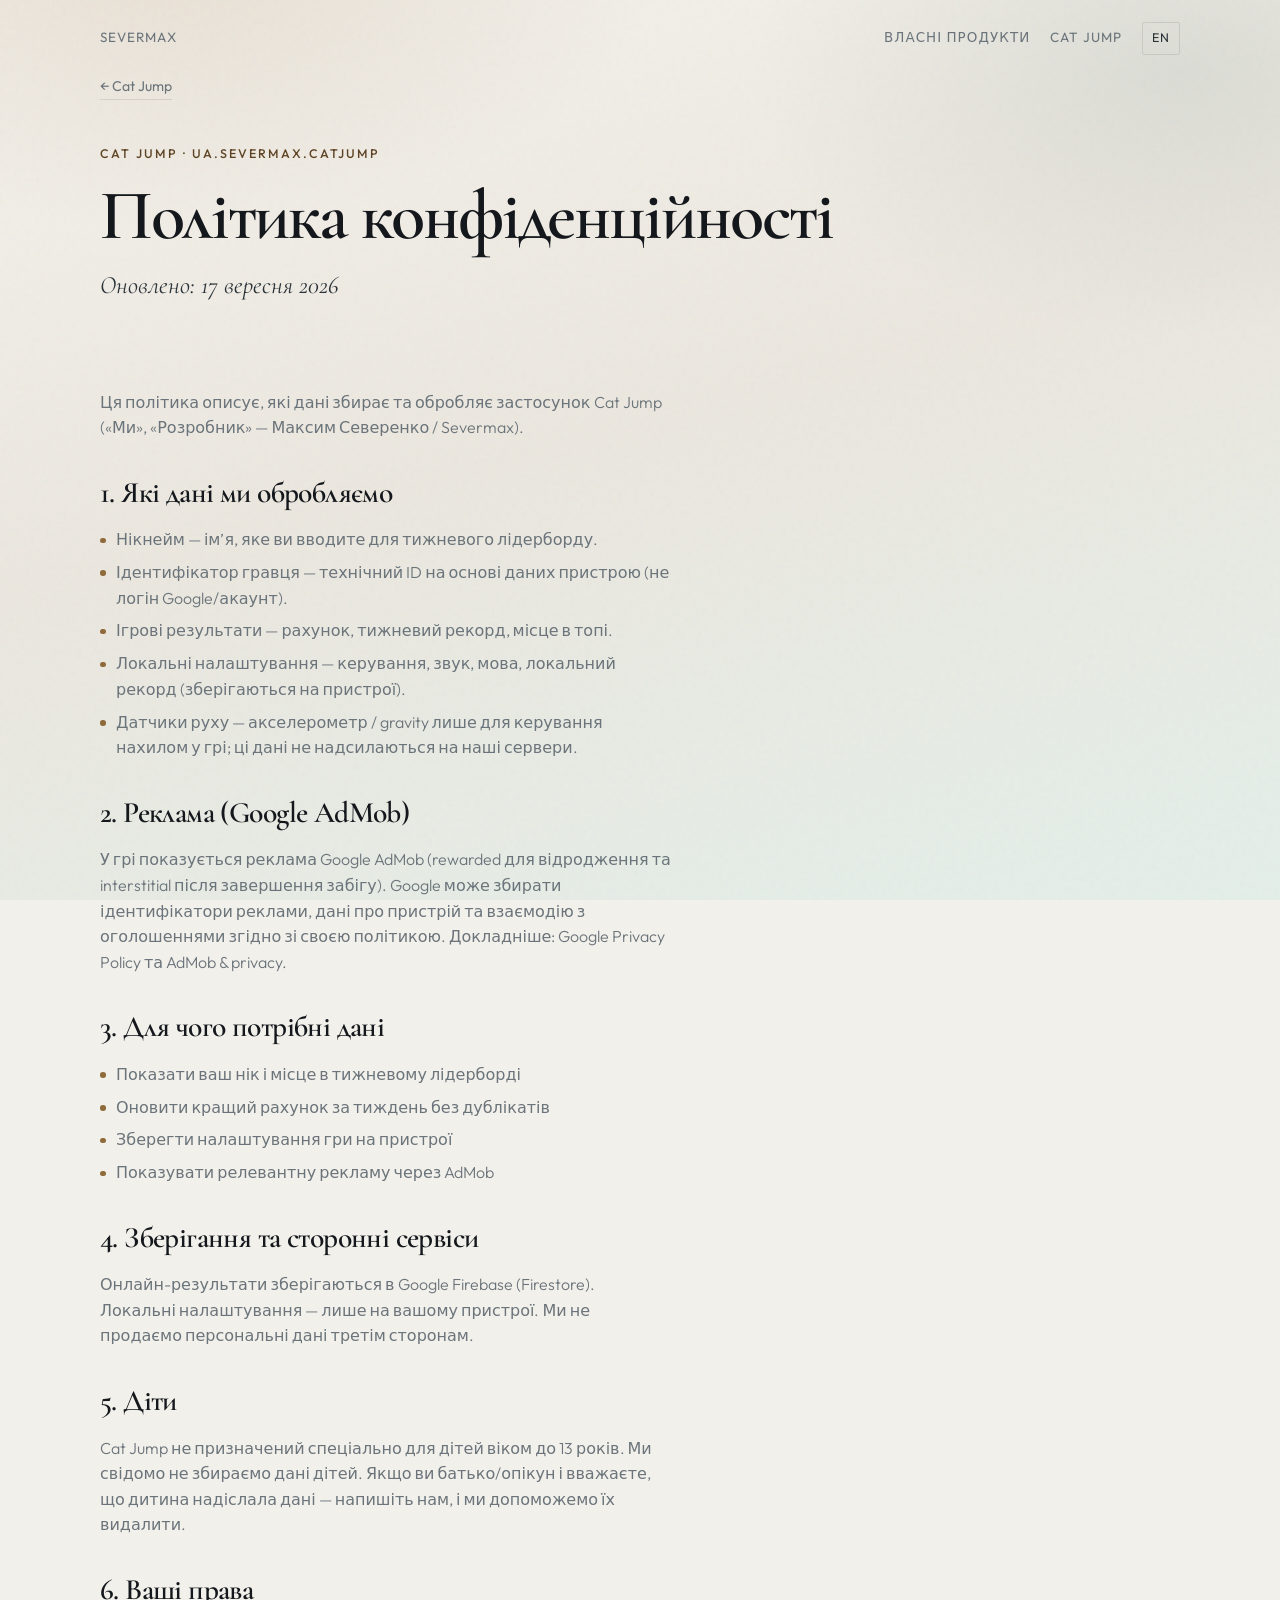
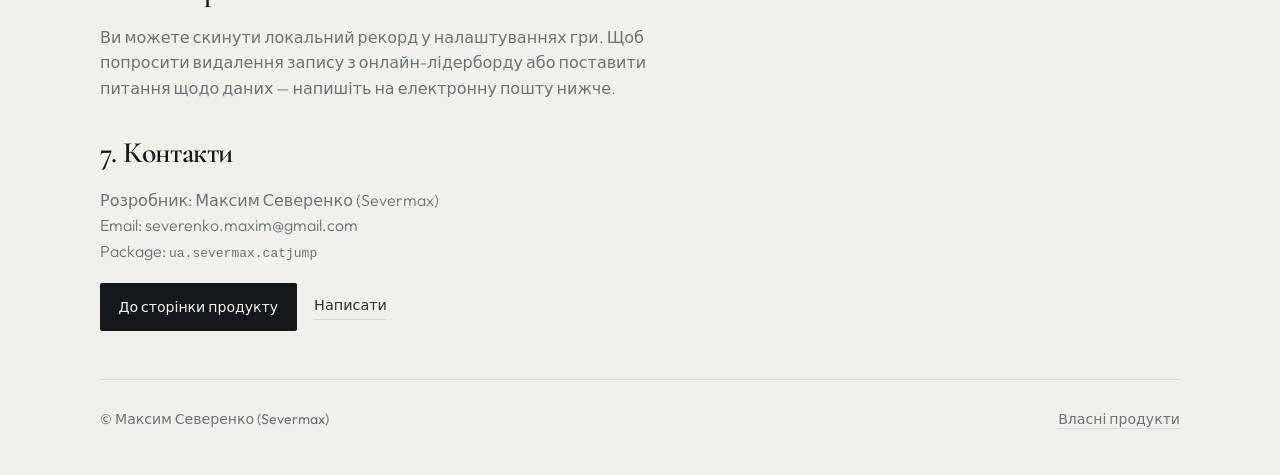
<file: cat-jump-privacy.html>
<!DOCTYPE html>
<html lang="uk">
<head>
  <meta charset="utf-8" />
  <meta name="viewport" content="width=device-width, initial-scale=1" />
  <title data-i18n="meta.title.cat_privacy">Privacy Policy — Cat Jump</title>
  <meta name="description" content="Privacy Policy for Cat Jump (ua.severmax.catjump) by Maksym Severenko / Severmax." />
  <link rel="preconnect" href="https://fonts.googleapis.com" />
  <link rel="preconnect" href="https://fonts.gstatic.com" crossorigin />
  <link href="https://fonts.googleapis.com/css2?family=Cormorant+Garamond:ital,wght@0,500;0,600;0,700;1,500&family=Outfit:wght@300;400;500;600&display=swap" rel="stylesheet" />
  <link rel="stylesheet" href="styles.css" />
</head>
<body>
  <div class="page">
    <div class="wrap">
      <nav class="nav">
        <a href="index.html">Severmax</a>
        <div class="nav-links">
          <a href="products.html" data-i18n="nav.products">Власні продукти</a>
          <a href="cat-jump.html">Cat Jump</a>
          <button type="button" class="lang-switch" data-lang-switch>EN</button>
        </div>
      </nav>

      <a class="back" href="cat-jump.html" data-i18n="privacy.back">← Cat Jump</a>

      <header class="detail-hero" style="margin-bottom: 1.5rem;">
        <p class="eyebrow">Cat Jump · ua.severmax.catjump</p>
        <h1 data-i18n="privacy.title">Політика конфіденційності</h1>
        <p class="lead" data-i18n="privacy.updated">Оновлено: 17 вересня 2026</p>
      </header>

      <div class="detail-copy" style="max-width: 720px; padding-bottom: 3rem;">
        <p data-i18n="privacy.intro">
          Ця політика описує, які дані збирає та обробляє застосунок Cat Jump
          («Ми», «Розробник» — Максим Северенко / Severmax).
        </p>

        <h2 data-i18n="privacy.s1">1. Які дані ми обробляємо</h2>
        <ul>
          <li data-i18n="privacy.s1_a"><strong>Нікнейм</strong> — ім’я, яке ви вводите для тижневого лідерборду.</li>
          <li data-i18n="privacy.s1_b"><strong>Ідентифікатор гравця</strong> — технічний ID на основі даних пристрою (не логін Google/акаунт).</li>
          <li data-i18n="privacy.s1_c"><strong>Ігрові результати</strong> — рахунок, тижневий рекорд, місце в топі.</li>
          <li data-i18n="privacy.s1_d"><strong>Локальні налаштування</strong> — керування, звук, мова, локальний рекорд (зберігаються на пристрої).</li>
          <li data-i18n="privacy.s1_e"><strong>Датчики руху</strong> — акселерометр / gravity лише для керування нахилом у грі; ці дані не надсилаються на наші сервери.</li>
        </ul>

        <h2 data-i18n="privacy.s2">2. Реклама (Google AdMob)</h2>
        <p data-i18n-html="privacy.s2_p">
          У грі показується реклама Google AdMob (rewarded для відродження та interstitial після завершення забігу).
          Google може збирати ідентифікатори реклами, дані про пристрій та взаємодію з оголошеннями згідно зі своєю політикою.
          Докладніше: <a href="https://policies.google.com/privacy" target="_blank" rel="noopener noreferrer">Google Privacy Policy</a>
          та <a href="https://support.google.com/admob/answer/6128543" target="_blank" rel="noopener noreferrer">AdMob &amp; privacy</a>.
        </p>

        <h2 data-i18n="privacy.s3">3. Для чого потрібні дані</h2>
        <ul>
          <li data-i18n="privacy.s3_a">Показати ваш нік і місце в тижневому лідерборді</li>
          <li data-i18n="privacy.s3_b">Оновити кращий рахунок за тиждень без дублікатів</li>
          <li data-i18n="privacy.s3_c">Зберегти налаштування гри на пристрої</li>
          <li data-i18n="privacy.s3_d">Показувати релевантну рекламу через AdMob</li>
        </ul>

        <h2 data-i18n="privacy.s4">4. Зберігання та сторонні сервіси</h2>
        <p data-i18n="privacy.s4_p">
          Онлайн-результати зберігаються в Google Firebase (Firestore).
          Локальні налаштування — лише на вашому пристрої.
          Ми не продаємо персональні дані третім сторонам.
        </p>

        <h2 data-i18n="privacy.s5">5. Діти</h2>
        <p data-i18n="privacy.s5_p">
          Cat Jump не призначений спеціально для дітей віком до 13 років.
          Ми свідомо не збираємо дані дітей. Якщо ви батько/опікун і вважаєте,
          що дитина надіслала дані — напишіть нам, і ми допоможемо їх видалити.
        </p>

        <h2 data-i18n="privacy.s6">6. Ваші права</h2>
        <p data-i18n="privacy.s6_p">
          Ви можете скинути локальний рекорд у налаштуваннях гри.
          Щоб попросити видалення запису з онлайн-лідерборду або поставити питання щодо даних —
          напишіть на електронну пошту нижче.
        </p>

        <h2 data-i18n="privacy.s7">7. Контакти</h2>
        <p>
          <span data-i18n="privacy.s7_p">Розробник:</span>
          Максим Северенко (Severmax)<br />
          Email: <a href="mailto:severenko.maxim@gmail.com">severenko.maxim@gmail.com</a><br />
          Package: <code>ua.severmax.catjump</code>
        </p>

        <div class="product-links">
          <a class="cta" href="cat-jump.html" data-i18n="privacy.to_product">До сторінки продукту</a>
          <a class="link-quiet" href="mailto:severenko.maxim@gmail.com" data-i18n="products.write">Написати</a>
        </div>
      </div>

      <footer>
        <span>© Максим Северенко (Severmax)</span>
        <span><a href="products.html" data-i18n="nav.products">Власні продукти</a></span>
      </footer>
    </div>
  </div>
  <script src="i18n.js"></script>
</body>
</html>
</file>
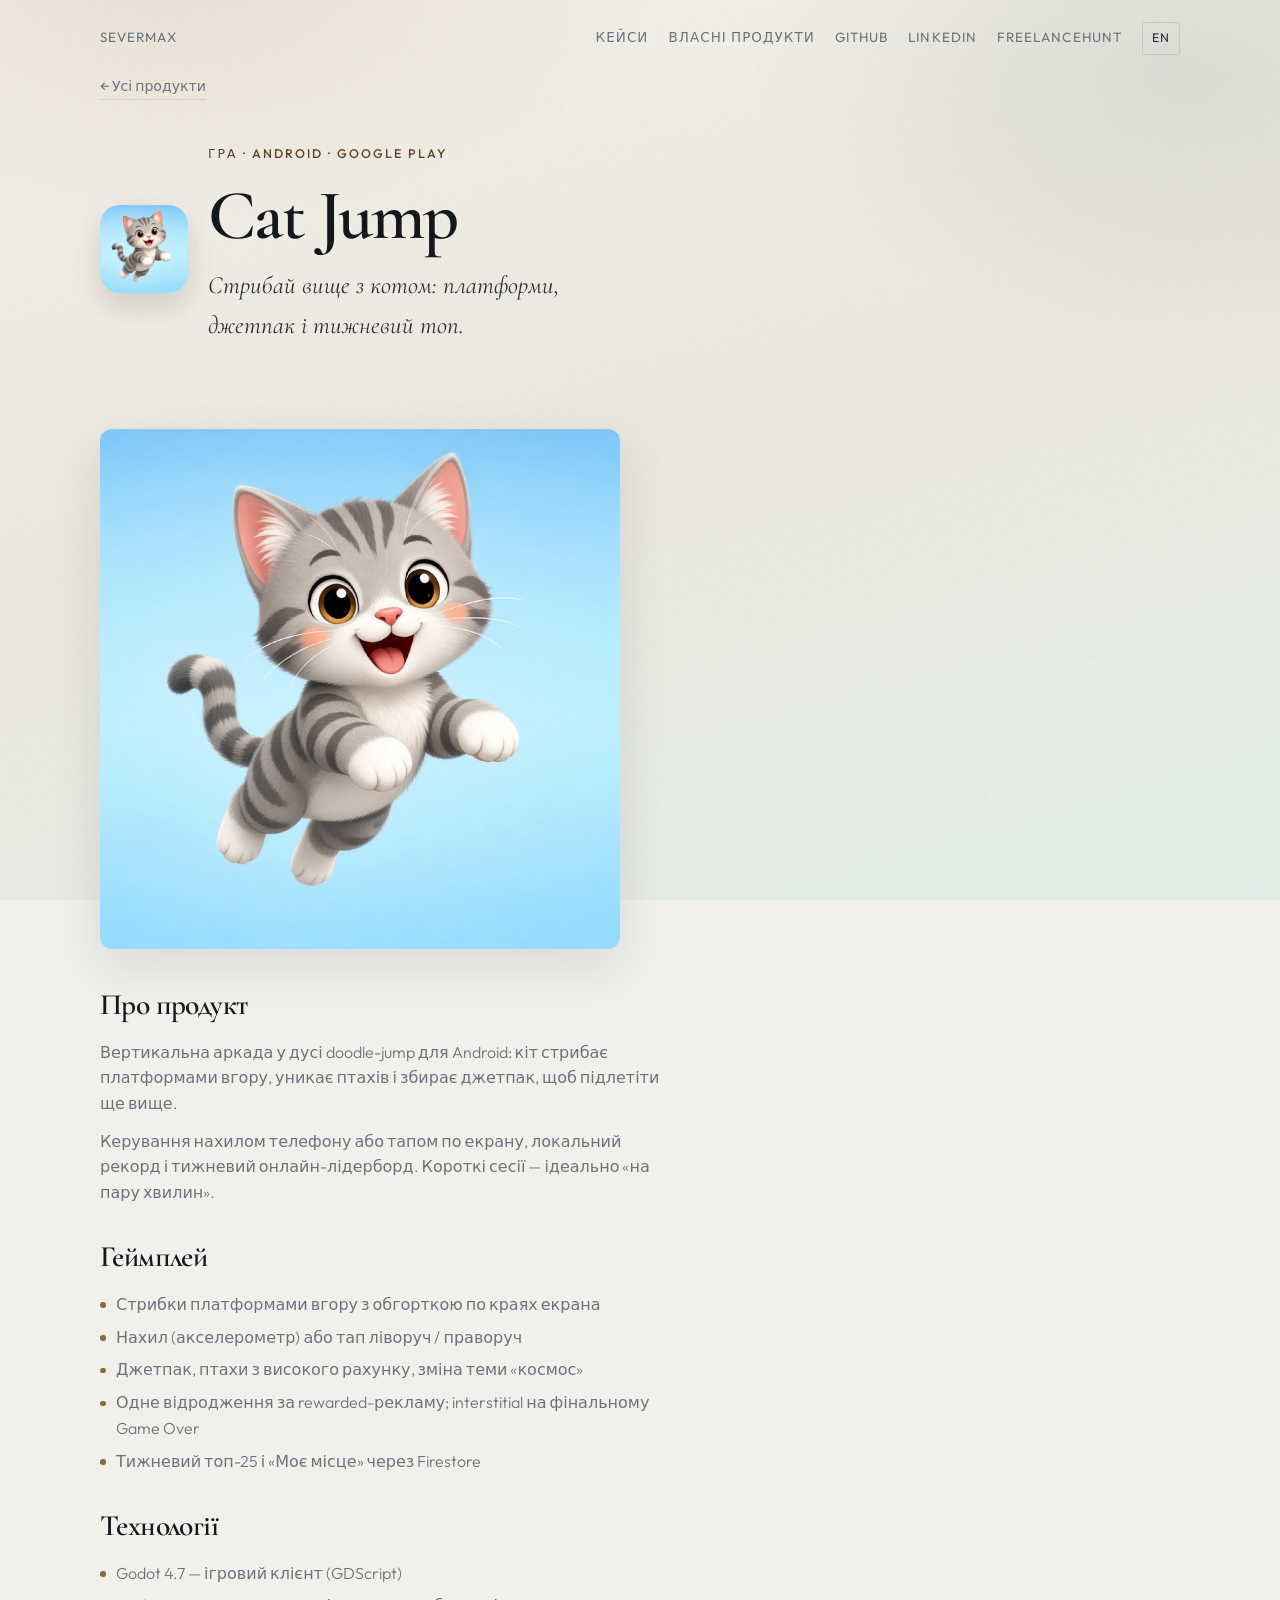
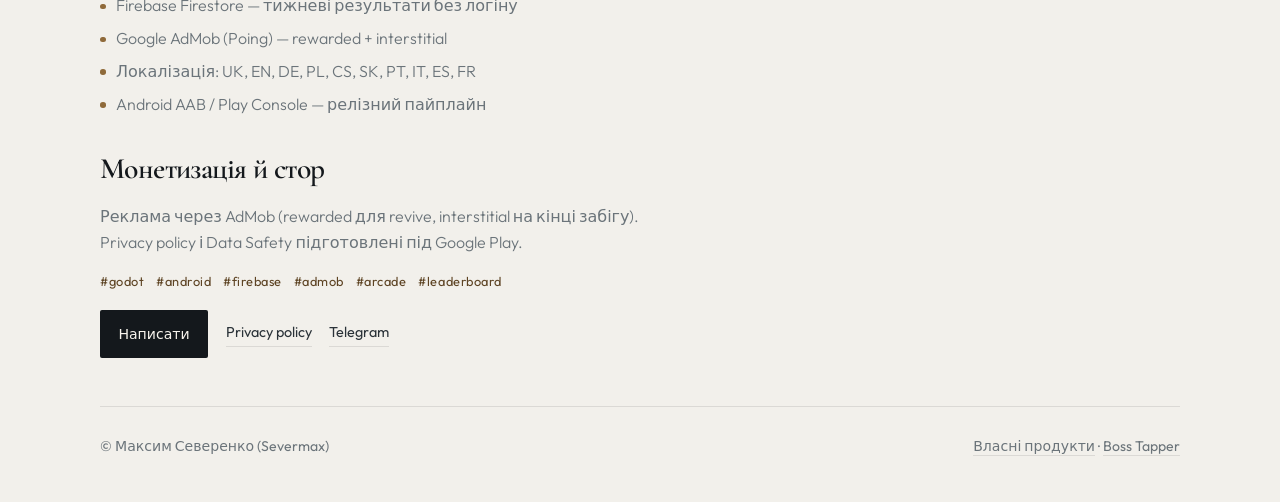
<file: cat-jump.html>
<!DOCTYPE html>
<html lang="uk">
<head>
  <meta charset="utf-8" />
  <meta name="viewport" content="width=device-width, initial-scale=1" />
  <title data-i18n="meta.title.cat">Cat Jump — Максим Северенко</title>
  <meta name="description" content="Cat Jump — вертикальна аркада на Godot: стрибай вище, нахиляй телефон, змагайся в тижневому топі. Firebase + AdMob." />
  <link rel="preconnect" href="https://fonts.googleapis.com" />
  <link rel="preconnect" href="https://fonts.gstatic.com" crossorigin />
  <link href="https://fonts.googleapis.com/css2?family=Cormorant+Garamond:ital,wght@0,500;0,600;0,700;1,500&family=Outfit:wght@300;400;500;600&display=swap" rel="stylesheet" />
  <link rel="stylesheet" href="styles.css" />
  <style>
    .store-hero {
      display: grid;
      grid-template-columns: auto 1fr;
      gap: 1.25rem;
      align-items: center;
      margin-bottom: 1.5rem;
    }
    .store-hero img.icon {
      width: 88px;
      height: 88px;
      border-radius: 20px;
      box-shadow: 0 12px 28px rgba(20, 24, 28, 0.14);
    }
    .store-feature {
      width: 100%;
      max-width: 520px;
      border-radius: 12px;
      margin-bottom: 2rem;
      box-shadow: 0 18px 50px rgba(20, 24, 28, 0.1);
      display: block;
    }
    @media (max-width: 700px) {
      .store-hero { grid-template-columns: 1fr; }
    }
  </style>
</head>
<body>
  <div class="page">
    <div class="wrap">
      <nav class="nav">
        <a href="index.html">Severmax</a>
        <div class="nav-links">
          <a href="index.html#cases" data-i18n="nav.cases">Кейси</a>
          <a href="products.html" data-i18n="nav.products">Власні продукти</a>
          <a href="https://github.com/Severmax">GitHub</a>
          <a href="https://www.linkedin.com/in/severmax/">LinkedIn</a>
          <a href="https://freelancehunt.com/freelancer/Severmax.html">Freelancehunt</a>
          <button type="button" class="lang-switch" data-lang-switch>EN</button>
        </div>
      </nav>

      <a class="back" href="products.html" data-i18n="cat.back">← Усі продукти</a>

      <header class="detail-hero">
        <div class="store-hero">
          <img class="icon" src="portfolio/cat-jump-icon.png" alt="Іконка Cat Jump" width="88" height="88" />
          <div>
            <p class="eyebrow" data-i18n="cat.meta">Гра · Android · Google Play</p>
            <h1>Cat Jump</h1>
            <p class="lead" data-i18n="cat.lead">Стрибай вище з котом: платформи, джетпак і тижневий топ.</p>
          </div>
        </div>
      </header>

      <img class="store-feature" src="portfolio/cat-jump-feature.png" alt="Cat Jump — app art" />

      <div class="detail-copy" style="max-width: 720px; padding-bottom: 3rem;">
        <h2 data-i18n="cat.about">Про продукт</h2>
        <p data-i18n="cat.about_p1">
          Вертикальна аркада у дусі doodle-jump для Android: кіт стрибає платформами вгору,
          уникає птахів і збирає джетпак, щоб підлетіти ще вище.
        </p>
        <p data-i18n="cat.about_p2">
          Керування нахилом телефону або тапом по екрану, локальний рекорд і тижневий онлайн-лідерборд.
          Короткі сесії — ідеально «на пару хвилин».
        </p>

        <h2 data-i18n="cat.gameplay">Геймплей</h2>
        <ul>
          <li data-i18n="cat.g1">Стрибки платформами вгору з обгорткою по краях екрана</li>
          <li data-i18n="cat.g2">Нахил (акселерометр) або тап ліворуч / праворуч</li>
          <li data-i18n="cat.g3">Джетпак, птахи з високого рахунку, зміна теми «космос»</li>
          <li data-i18n="cat.g4">Одне відродження за rewarded-рекламу; interstitial на фінальному Game Over</li>
          <li data-i18n="cat.g5">Тижневий топ-25 і «Моє місце» через Firestore</li>
        </ul>

        <h2 data-i18n="cat.tech">Технології</h2>
        <ul>
          <li data-i18n="cat.t1">Godot 4.7 — ігровий клієнт (GDScript)</li>
          <li data-i18n="cat.t2">Firebase Firestore — тижневі результати без логіну</li>
          <li data-i18n="cat.t3">Google AdMob (Poing) — rewarded + interstitial</li>
          <li data-i18n="cat.t4">Локалізація: UK, EN, DE, PL, CS, SK, PT, IT, ES, FR</li>
          <li data-i18n="cat.t5">Android AAB / Play Console — релізний пайплайн</li>
        </ul>

        <h2 data-i18n="cat.monetization">Монетизація й стор</h2>
        <p data-i18n="cat.mon_p">
          Реклама через AdMob (rewarded для revive, interstitial на кінці забігу).
          Privacy policy і Data Safety підготовлені під Google Play.
        </p>

        <div class="tags">
          <span>#godot</span><span>#android</span><span>#firebase</span><span>#admob</span><span>#arcade</span><span>#leaderboard</span>
        </div>

        <div class="product-links">
          <a class="cta" href="mailto:severenko.maxim@gmail.com" data-i18n="products.write">Написати</a>
          <a class="link-quiet" href="cat-jump-privacy.html">Privacy policy</a>
          <a class="link-quiet" href="https://t.me/Severmax7" target="_blank" rel="noopener noreferrer">Telegram</a>
        </div>
      </div>

      <footer>
        <span>© Максим Северенко (Severmax)</span>
        <span>
          <a href="products.html" data-i18n="nav.products">Власні продукти</a>
          ·
          <a href="boss-tapper.html">Boss Tapper</a>
        </span>
      </footer>
    </div>
  </div>
  <script src="i18n.js"></script>
</body>
</html>
</file>
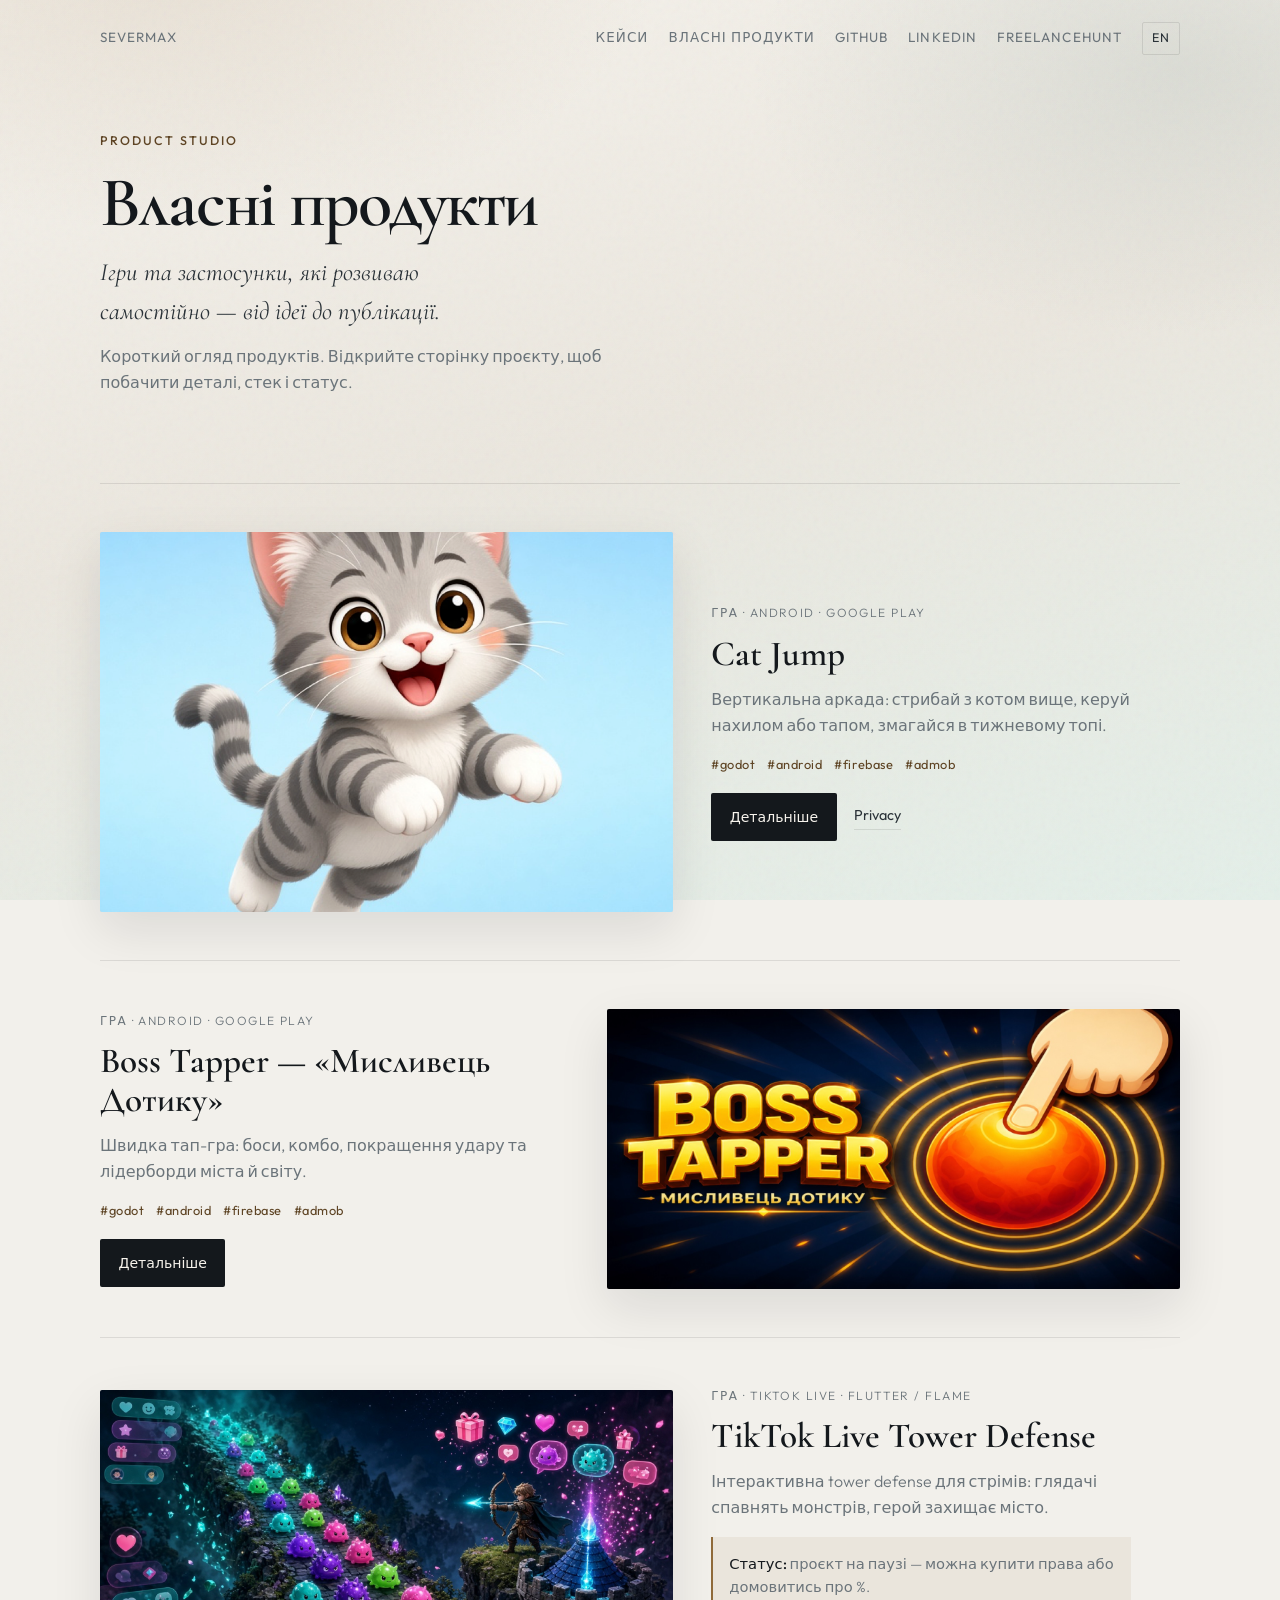
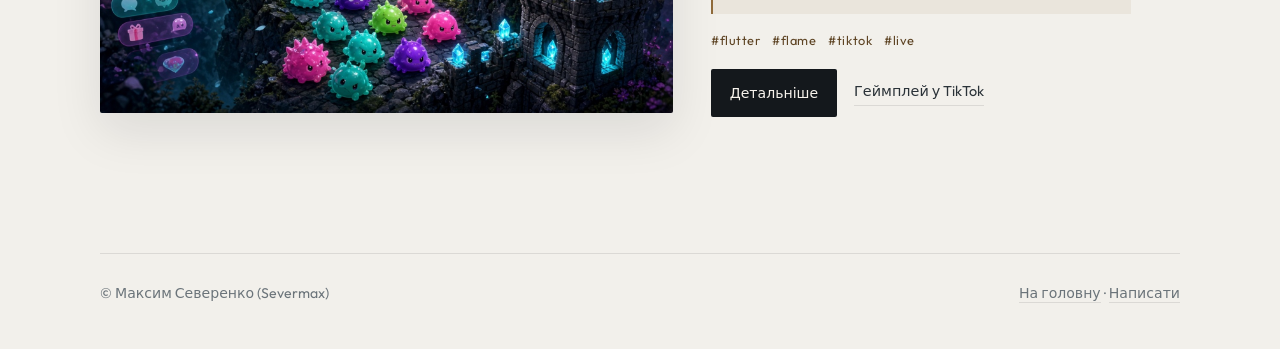
<file: products.html>
<!DOCTYPE html>
<html lang="uk">
<head>
  <meta charset="utf-8" />
  <meta name="viewport" content="width=device-width, initial-scale=1" />
  <title data-i18n="meta.title.products">Власні продукти — Максим Северенко</title>
  <meta name="description" content="Власні продукти Максима Северенка (Severmax): Cat Jump, Boss Tapper, TikTok Live Tower Defense." />
  <link rel="preconnect" href="https://fonts.googleapis.com" />
  <link rel="preconnect" href="https://fonts.gstatic.com" crossorigin />
  <link href="https://fonts.googleapis.com/css2?family=Cormorant+Garamond:ital,wght@0,500;0,600;0,700;1,500&family=Outfit:wght@300;400;500;600&display=swap" rel="stylesheet" />
  <link rel="stylesheet" href="styles.css" />
</head>
<body>
  <div class="page">
    <div class="wrap">
      <nav class="nav">
        <a href="index.html">Severmax</a>
        <div class="nav-links">
          <a href="index.html#cases" data-i18n="nav.cases">Кейси</a>
          <a href="products.html" data-i18n="nav.products">Власні продукти</a>
          <a href="https://github.com/Severmax">GitHub</a>
          <a href="https://www.linkedin.com/in/severmax/">LinkedIn</a>
          <a href="https://freelancehunt.com/freelancer/Severmax.html">Freelancehunt</a>
          <button type="button" class="lang-switch" data-lang-switch>EN</button>
        </div>
      </nav>

      <header class="hero">
        <p class="eyebrow" data-i18n="products.eyebrow">Product studio</p>
        <h1 data-i18n="products.title">Власні продукти</h1>
        <p class="lead" data-i18n="products.lead">Ігри та застосунки, які розвиваю самостійно — від ідеї до публікації.</p>
        <p class="intro" data-i18n="products.intro">
          Короткий огляд продуктів. Відкрийте сторінку проєкту, щоб побачити деталі,
          стек і статус.
        </p>
      </header>
    </div>

    <section class="section">
      <div class="wrap">
        <article class="product" id="cat-jump">
          <div class="product-media">
            <img src="portfolio/cat-jump-feature.png" alt="Cat Jump" loading="lazy" />
          </div>
          <div class="product-body">
            <p class="product-meta" data-i18n="cat.meta">Гра · Android · Google Play</p>
            <h2 data-i18n="cat.title_short">Cat Jump</h2>
            <p data-i18n="cat.card_p">
              Вертикальна аркада: стрибай з котом вище, керуй нахилом або тапом, змагайся в тижневому топі.
            </p>
            <div class="tags">
              <span>#godot</span><span>#android</span><span>#firebase</span><span>#admob</span>
            </div>
            <div class="product-links">
              <a class="cta" href="cat-jump.html" data-i18n="products.more">Детальніше</a>
              <a class="link-quiet" href="cat-jump-privacy.html">Privacy</a>
            </div>
          </div>
        </article>

        <article class="product" id="boss-tapper">
          <div class="product-media">
            <img src="portfolio/boss-tapper-feature.jpg" alt="Boss Tapper — Мисливець Дотику" loading="lazy" />
          </div>
          <div class="product-body">
            <p class="product-meta" data-i18n="boss.meta">Гра · Android · Google Play</p>
            <h2 data-i18n="boss.title_short">Boss Tapper — «Мисливець Дотику»</h2>
            <p data-i18n="boss.card_p">
              Швидка тап-гра: боси, комбо, покращення удару та лідерборди міста й світу.
            </p>
            <div class="tags">
              <span>#godot</span><span>#android</span><span>#firebase</span><span>#admob</span>
            </div>
            <div class="product-links">
              <a class="cta" href="boss-tapper.html" data-i18n="products.more">Детальніше</a>
            </div>
          </div>
        </article>

        <article class="product" id="tiktok-td">
          <div class="product-media">
            <img src="portfolio/tiktok-td-banner.jpg" alt="TikTok Live Tower Defense" loading="lazy" />
          </div>
          <div class="product-body">
            <p class="product-meta" data-i18n="tiktok.meta">Гра · TikTok LIVE · Flutter / Flame</p>
            <h2>TikTok Live Tower Defense</h2>
            <p data-i18n="tiktok.card_p">
              Інтерактивна tower defense для стрімів: глядачі спавнять монстрів, герой захищає місто.
            </p>
            <p class="sale-note">
              <strong data-i18n="tiktok.sale_strong">Статус:</strong><span data-i18n="tiktok.sale_rest"> проєкт на паузі — можна купити права або домовитись про %.</span>
            </p>
            <div class="tags">
              <span>#flutter</span><span>#flame</span><span>#tiktok</span><span>#live</span>
            </div>
            <div class="product-links">
              <a class="cta" href="tiktok-live-td.html" data-i18n="products.more">Детальніше</a>
              <a class="link-quiet" href="https://www.tiktok.com/@darknessn32/video/7668807887749188871" target="_blank" rel="noopener noreferrer" data-i18n="products.gameplay">Геймплей у TikTok</a>
            </div>
          </div>
        </article>
      </div>
    </section>

    <div class="wrap">
      <footer>
        <span>© Максим Северенко (Severmax)</span>
        <span>
          <a href="index.html" data-i18n="nav.home">На головну</a>
          ·
          <a href="mailto:severenko.maxim@gmail.com" data-i18n="products.write">Написати</a>
        </span>
      </footer>
    </div>
  </div>
  <script src="i18n.js"></script>
</body>
</html>
</file>
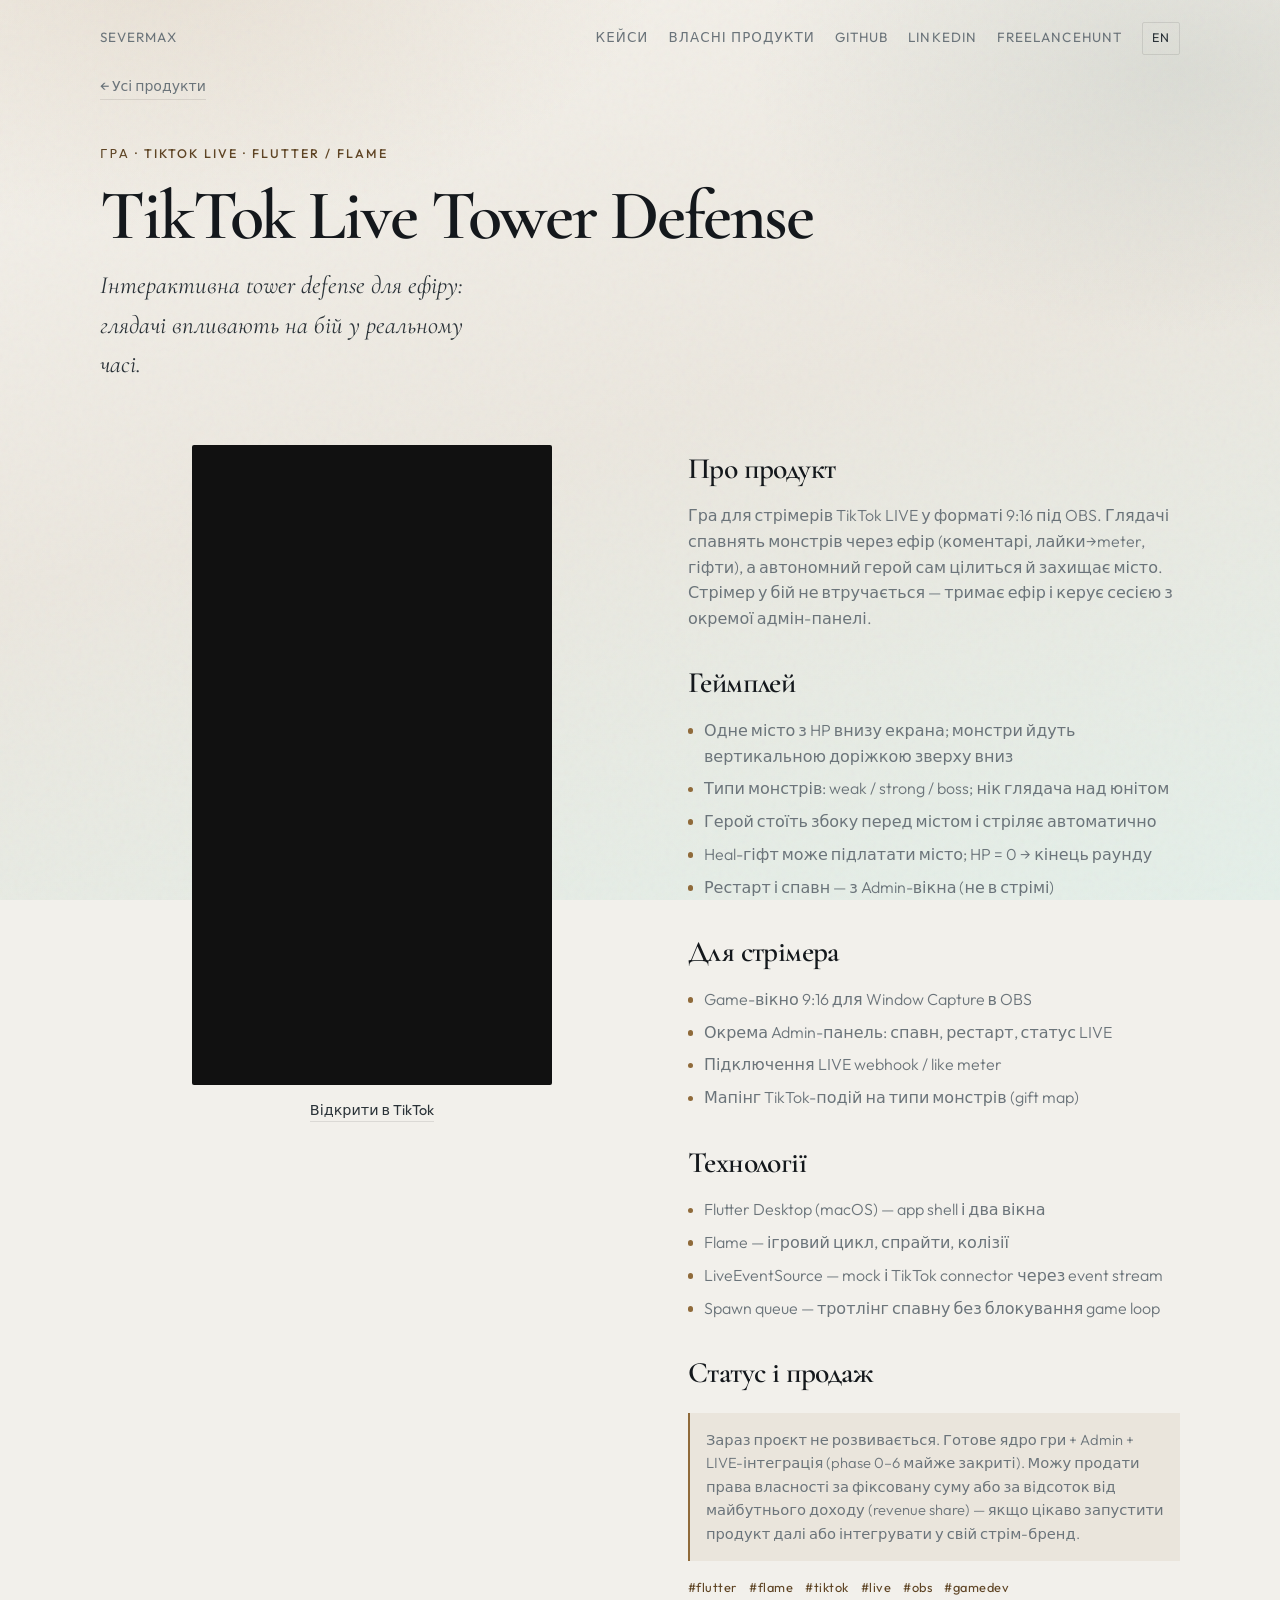
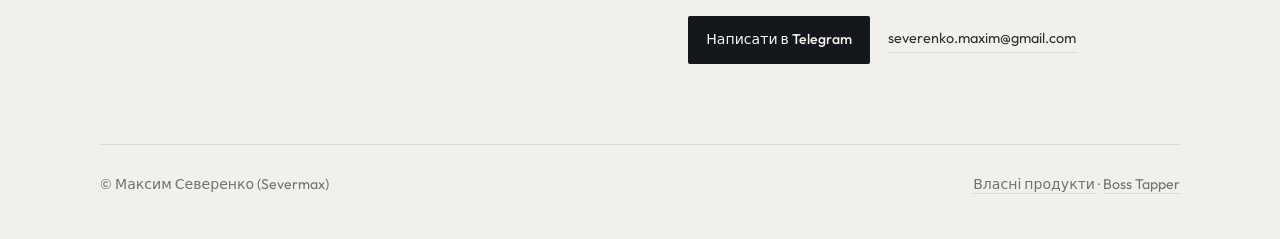
<file: tiktok-live-td.html>
<!DOCTYPE html>
<html lang="uk">
<head>
  <meta charset="utf-8" />
  <meta name="viewport" content="width=device-width, initial-scale=1" />
  <title data-i18n="meta.title.tiktok">TikTok Live Tower Defense — Максим Северенко</title>
  <meta name="description" content="TikTok Live Tower Defense — інтерактивна TD-гра для стрімів: глядачі спавнять монстрів, герой захищає місто. Проєкт на паузі, можливий продаж прав." />
  <link rel="preconnect" href="https://fonts.googleapis.com" />
  <link rel="preconnect" href="https://fonts.gstatic.com" crossorigin />
  <link href="https://fonts.googleapis.com/css2?family=Cormorant+Garamond:ital,wght@0,500;0,600;0,700;1,500&family=Outfit:wght@300;400;500;600&display=swap" rel="stylesheet" />
  <link rel="stylesheet" href="styles.css" />
</head>
<body>
  <div class="page">
    <div class="wrap">
      <nav class="nav">
        <a href="index.html">Severmax</a>
        <div class="nav-links">
          <a href="index.html#cases" data-i18n="nav.cases">Кейси</a>
          <a href="products.html" data-i18n="nav.products">Власні продукти</a>
          <a href="https://github.com/Severmax">GitHub</a>
          <a href="https://www.linkedin.com/in/severmax/">LinkedIn</a>
          <a href="https://freelancehunt.com/freelancer/Severmax.html">Freelancehunt</a>
          <button type="button" class="lang-switch" data-lang-switch>EN</button>
        </div>
      </nav>

      <a class="back" href="products.html" data-i18n="tiktok.back">← Усі продукти</a>

      <header class="detail-hero">
        <p class="eyebrow" data-i18n="tiktok.meta">Гра · TikTok LIVE · Flutter / Flame</p>
        <h1>TikTok Live Tower Defense</h1>
        <p class="lead" data-i18n="tiktok.lead">Інтерактивна tower defense для ефіру: глядачі впливають на бій у реальному часі.</p>
      </header>

      <div class="detail-layout">
        <div class="detail-visual detail-visual--embed">
          <iframe
            class="tiktok-frame"
            src="https://www.tiktok.com/player/v1/7668807887749188871?autoplay=0&music_info=0&description=0"
            title="TikTok Live Tower Defense — геймплей"
            allow="fullscreen; encrypted-media"
            allowfullscreen
            loading="lazy"
          ></iframe>
          <p style="margin-top:0.75rem;text-align:center;">
            <a class="link-quiet" href="https://www.tiktok.com/@darknessn32/video/7668807887749188871" target="_blank" rel="noopener noreferrer" data-i18n="tiktok.open">Відкрити в TikTok</a>
          </p>
        </div>

        <div class="detail-copy">
          <h2 data-i18n="tiktok.about">Про продукт</h2>
          <p data-i18n="tiktok.about_p">
            Гра для стрімерів TikTok LIVE у форматі 9:16 під OBS. Глядачі спавнять монстрів
            через ефір (коментарі, лайки→meter, гіфти), а автономний герой
            сам цілиться й захищає місто. Стрімер у бій не втручається — тримає ефір і керує
            сесією з окремої адмін-панелі.
          </p>

          <h2 data-i18n="tiktok.gameplay">Геймплей</h2>
          <ul>
            <li data-i18n="tiktok.g1">Одне місто з HP внизу екрана; монстри йдуть вертикальною доріжкою зверху вниз</li>
            <li data-i18n="tiktok.g2">Типи монстрів: weak / strong / boss; нік глядача над юнітом</li>
            <li data-i18n="tiktok.g3">Герой стоїть збоку перед містом і стріляє автоматично</li>
            <li data-i18n="tiktok.g4">Heal-гіфт може підлатати місто; HP = 0 → кінець раунду</li>
            <li data-i18n="tiktok.g5">Рестарт і спавн — з Admin-вікна (не в стрімі)</li>
          </ul>

          <h2 data-i18n="tiktok.streamer">Для стрімера</h2>
          <ul>
            <li data-i18n="tiktok.s1">Game-вікно 9:16 для Window Capture в OBS</li>
            <li data-i18n="tiktok.s2">Окрема Admin-панель: спавн, рестарт, статус LIVE</li>
            <li data-i18n="tiktok.s3">Підключення LIVE webhook / like meter</li>
            <li data-i18n="tiktok.s4">Мапінг TikTok-подій на типи монстрів (gift map)</li>
          </ul>

          <h2 data-i18n="tiktok.tech">Технології</h2>
          <ul>
            <li data-i18n="tiktok.t1">Flutter Desktop (macOS) — app shell і два вікна</li>
            <li data-i18n="tiktok.t2">Flame — ігровий цикл, спрайти, колізії</li>
            <li data-i18n="tiktok.t3">LiveEventSource — mock і TikTok connector через event stream</li>
            <li data-i18n="tiktok.t4">Spawn queue — тротлінг спавну без блокування game loop</li>
          </ul>

          <h2 data-i18n="tiktok.status">Статус і продаж</h2>
          <p class="sale-note" data-i18n="tiktok.status_p">
            Зараз проєкт не розвивається.
            Готове ядро гри + Admin + LIVE-інтеграція (phase 0–6 майже закриті).
            Можу продати права власності за фіксовану суму або за відсоток від майбутнього доходу
            (revenue share) — якщо цікаво запустити продукт далі або інтегрувати у свій стрім-бренд.
          </p>

          <div class="tags">
            <span>#flutter</span><span>#flame</span><span>#tiktok</span><span>#live</span><span>#obs</span><span>#gamedev</span>
          </div>

          <div class="product-links">
            <a class="cta" href="https://t.me/Severmax7" target="_blank" rel="noopener noreferrer" data-i18n="tiktok.write_tg">Написати в Telegram</a>
            <a class="link-quiet" href="mailto:severenko.maxim@gmail.com">severenko.maxim@gmail.com</a>
          </div>
        </div>
      </div>

      <footer>
        <span>© Максим Северенко (Severmax)</span>
        <span>
          <a href="products.html" data-i18n="nav.products">Власні продукти</a>
          ·
          <a href="boss-tapper.html">Boss Tapper</a>
        </span>
      </footer>
    </div>
  </div>
  <script src="i18n.js"></script>
</body>
</html>
</file>
<file: styles.css>
:root {
      --ink: #14181c;
      --ink-soft: #2a3238;
      --muted: #6b747a;
      --paper: #f2f0eb;
      --accent: #8f6a3a;
      --accent-deep: #5e4424;
      --line: rgba(20, 24, 28, 0.1);
      --teal: #2f5a56;
    }

    * { box-sizing: border-box; margin: 0; padding: 0; }
    html { scroll-behavior: smooth; overflow-x: hidden; }

    body {
      font-family: "Outfit", system-ui, sans-serif;
      color: var(--ink);
      background: var(--paper);
      line-height: 1.6;
      overflow-x: hidden;
    }

    body::before {
      content: "";
      position: fixed;
      inset: 0;
      pointer-events: none;
      z-index: 0;
      background:
        radial-gradient(900px 520px at 12% -8%, rgba(143, 106, 58, 0.14), transparent 58%),
        radial-gradient(780px 480px at 92% 8%, rgba(47, 90, 86, 0.1), transparent 55%),
        linear-gradient(165deg, #f5f2ec 0%, #ebe7df 48%, #e4efe9 100%);
    }

    body::after {
      content: "";
      position: fixed;
      inset: 0;
      pointer-events: none;
      z-index: 0;
      opacity: 0.04;
      background-image: url("data:image/svg+xml,%3Csvg viewBox='0 0 200 200' xmlns='http://www.w3.org/2000/svg'%3E%3Cfilter id='n'%3E%3CfeTurbulence type='fractalNoise' baseFrequency='0.85' numOctaves='3' stitchTiles='stitch'/%3E%3C/filter%3E%3Crect width='100%25' height='100%25' filter='url(%23n)'/%3E%3C/svg%3E");
    }

    a {
      color: inherit;
      text-decoration: none;
      transition: color 0.25s ease, opacity 0.25s ease;
    }

    .page { position: relative; z-index: 1; }

    .wrap {
      width: min(1080px, calc(100% - 2.5rem));
      margin: 0 auto;
    }

    .nav {
      display: flex;
      justify-content: space-between;
      align-items: center;
      padding: 1.35rem 0 0;
      font-size: 0.84rem;
      letter-spacing: 0.08em;
      text-transform: uppercase;
      color: var(--muted);
    }

    .nav a:hover { color: var(--accent-deep); }

    .nav-links {
      display: flex;
      gap: 1.25rem;
      flex-wrap: wrap;
      align-items: center;
    }

    .lang-switch {
      appearance: none;
      background: transparent;
      border: 1px solid var(--line);
      color: var(--ink-soft);
      font: inherit;
      font-size: 0.78rem;
      letter-spacing: 0.1em;
      text-transform: uppercase;
      padding: 0.35rem 0.55rem;
      border-radius: 2px;
      cursor: pointer;
    }

    .lang-switch:hover {
      color: var(--accent-deep);
      border-color: rgba(143, 106, 58, 0.45);
    }

    .hero {
      padding: clamp(2.5rem, 7vw, 4.5rem) 0 clamp(2rem, 5vw, 3rem);
    }

    .eyebrow {
      display: inline-flex;
      align-items: center;
      color: var(--accent-deep);
      font-size: 0.78rem;
      letter-spacing: 0.16em;
      text-transform: uppercase;
      font-weight: 500;
      margin-bottom: 1.2rem;
    }

    h1 {
      font-family: "Cormorant Garamond", Georgia, serif;
      font-weight: 600;
      font-size: clamp(2.8rem, 7vw, 4.4rem);
      line-height: 0.95;
      letter-spacing: -0.03em;
      margin-bottom: 1rem;
    }

    .lead {
      font-family: "Cormorant Garamond", Georgia, serif;
      font-size: clamp(1.25rem, 2.4vw, 1.55rem);
      font-style: italic;
      color: var(--ink-soft);
      max-width: 36ch;
      margin-bottom: 0.75rem;
    }

    .intro {
      color: var(--muted);
      max-width: 52ch;
      font-weight: 300;
    }

    .section {
      padding: clamp(1.5rem, 4vw, 2.5rem) 0 clamp(3.5rem, 8vw, 5.5rem);
    }

    .product {
      display: grid;
      grid-template-columns: 1.1fr 0.9fr;
      gap: clamp(1.25rem, 3vw, 2.5rem);
      align-items: center;
      padding: clamp(2rem, 5vw, 3rem) 0;
      border-top: 1px solid var(--line);
    }

    .product:nth-child(even) {
      grid-template-columns: 0.9fr 1.1fr;
    }

    .product:nth-child(even) .product-media { order: 2; }
    .product:nth-child(even) .product-body { order: 1; }

    .product-media {
      overflow: hidden;
      border-radius: 2px;
      background: #d7d2c9;
      min-height: 260px;
      box-shadow: 0 18px 50px rgba(20, 24, 28, 0.1);
    }

    .product-media img {
      width: 100%;
      height: 100%;
      min-height: 260px;
      max-height: 380px;
      object-fit: cover;
      display: block;
    }

    .product:nth-child(1) img { object-position: left center; }
    .product:nth-child(2) img { object-position: center center; }
    .product:nth-child(3) img { object-position: right center; }

    .boss-cover {
      min-height: 260px;
      height: 100%;
      display: grid;
      place-content: center;
      gap: 0.35rem;
      padding: 2rem;
      text-align: center;
      background:
        radial-gradient(500px 280px at 30% 20%, rgba(196, 140, 60, 0.35), transparent 60%),
        linear-gradient(145deg, #171c22, #3a2a1c 70%, #1a2228);
      color: #f7f3ec;
      font-family: "Cormorant Garamond", Georgia, serif;
    }

    .boss-cover span {
      font-size: clamp(2rem, 4vw, 2.8rem);
      font-weight: 600;
      letter-spacing: -0.02em;
    }

    .boss-cover small {
      font-family: "Outfit", system-ui, sans-serif;
      font-size: 0.85rem;
      letter-spacing: 0.08em;
      text-transform: uppercase;
      opacity: 0.75;
    }

    .product-media--visual {
      display: grid;
      place-items: center;
      min-height: 260px;
      background:
        radial-gradient(520px 280px at 70% 20%, rgba(47, 90, 86, 0.22), transparent 60%),
        linear-gradient(160deg, #1a2430, #24353a 55%, #1c2228);
      padding: 1.5rem;
    }

    .product-media--visual img {
      width: auto;
      height: auto;
      max-height: 280px;
      max-width: 70%;
      min-height: 0;
      object-fit: contain;
      filter: drop-shadow(0 18px 30px rgba(0, 0, 0, 0.35));
    }

    .sale-note {
      margin-top: 1rem;
      padding: 0.95rem 1rem;
      border-left: 2px solid var(--accent);
      background: rgba(143, 106, 58, 0.08);
      color: var(--ink-soft);
      font-size: 0.92rem;
      font-weight: 300;
      max-width: 42ch;
    }

    .sale-note strong {
      color: var(--ink);
      font-weight: 500;
    }

    .product-meta {
      color: var(--teal);
      font-size: 0.75rem;
      font-weight: 500;
      letter-spacing: 0.12em;
      text-transform: uppercase;
      margin-bottom: 0.7rem;
    }

    .product h2 {
      font-family: "Cormorant Garamond", Georgia, serif;
      font-size: clamp(1.7rem, 3.2vw, 2.2rem);
      font-weight: 600;
      line-height: 1.1;
      margin-bottom: 0.85rem;
    }

    .product p {
      color: var(--muted);
      font-weight: 300;
      margin-bottom: 0.75rem;
      max-width: 42ch;
    }

    .tags {
      display: flex;
      flex-wrap: wrap;
      gap: 0.4rem 0.75rem;
      margin-top: 1rem;
      color: var(--accent-deep);
      font-size: 0.8rem;
      letter-spacing: 0.04em;
    }

    .product-links {
      display: flex;
      flex-wrap: wrap;
      gap: 0.85rem 1.1rem;
      margin-top: 1.15rem;
      align-items: center;
    }

    .cta {
      display: inline-flex;
      padding: 0.8rem 1.15rem;
      background: var(--ink);
      color: #f7f3ec;
      border-radius: 2px;
      font-size: 0.88rem;
      font-weight: 500;
    }

    .cta:hover { background: var(--accent-deep); color: #fff; }

    .link-quiet {
      border-bottom: 1px solid var(--line);
      padding-bottom: 0.12rem;
      font-size: 0.9rem;
      color: var(--ink-soft);
      width: fit-content;
    }

    .link-quiet:hover { color: var(--accent-deep); border-color: var(--accent); }

    footer {
      border-top: 1px solid var(--line);
      padding: 1.75rem 0 2.75rem;
      color: var(--muted);
      font-size: 0.88rem;
      display: flex;
      justify-content: space-between;
      gap: 1rem;
      flex-wrap: wrap;
    }

    footer a { border-bottom: 1px solid var(--line); }
    footer a:hover { color: var(--accent-deep); border-color: var(--accent); }

    @media (max-width: 860px) {
      .product,
      .product:nth-child(even) { grid-template-columns: 1fr; }
      .product:nth-child(even) .product-media,
      .product:nth-child(even) .product-body { order: initial; }
      .product-media { min-height: 0; }
      .product-media img {
        height: auto;
        min-height: 0;
        max-height: none;
        object-fit: contain;
        object-position: center;
      }
    }

    @media (max-width: 520px) {
      .nav-links a { display: none; }
    }

/* Product detail page */
.back {
  display: inline-flex;
  margin: 1.25rem 0 0;
  color: var(--muted);
  font-size: 0.88rem;
  border-bottom: 1px solid var(--line);
  padding-bottom: 0.1rem;
}
.back:hover { color: var(--accent-deep); border-color: var(--accent); }

.detail-hero {
  padding: clamp(1.5rem, 4vw, 2.5rem) 0 clamp(2rem, 5vw, 3rem);
}

.detail-layout {
  display: grid;
  grid-template-columns: 1.05fr 0.95fr;
  gap: clamp(1.5rem, 4vw, 2.75rem);
  align-items: start;
  padding-bottom: clamp(3rem, 7vw, 5rem);
}

.detail-visual {
  overflow: hidden;
  border-radius: 2px;
  min-height: 320px;
  box-shadow: 0 18px 50px rgba(20, 24, 28, 0.1);
  position: sticky;
  top: 1.25rem;
}

.detail-visual img {
  width: 100%;
  height: 100%;
  min-height: 420px;
  object-fit: cover;
  display: block;
}

.tiktok-frame {
  width: 100%;
  max-width: 360px;
  margin: 0 auto;
  aspect-ratio: 9 / 16;
  border: 0;
  border-radius: 2px;
  background: #111;
  display: block;
  min-height: 480px;
}

.detail-visual--embed {
  background: transparent;
  box-shadow: none;
  min-height: 0;
}



.detail-copy h2 {
  font-family: "Cormorant Garamond", Georgia, serif;
  font-size: clamp(1.45rem, 2.8vw, 1.85rem);
  font-weight: 600;
  margin: 1.75rem 0 0.7rem;
  letter-spacing: -0.02em;
}

.detail-copy h2:first-child { margin-top: 0; }

.detail-copy p,
.detail-copy li {
  color: var(--muted);
  font-weight: 300;
  max-width: 52ch;
}

.detail-copy p { margin-bottom: 0.75rem; }

.detail-copy ul {
  list-style: none;
  display: grid;
  gap: 0.45rem;
  margin: 0.4rem 0 1rem;
}

.detail-copy li {
  position: relative;
  padding-left: 1rem;
}

.detail-copy li::before {
  content: "";
  position: absolute;
  left: 0;
  top: 0.65em;
  width: 0.35rem;
  height: 0.35rem;
  border-radius: 50%;
  background: var(--accent);
}

.detail-copy .sale-note { max-width: 52ch; }

@media (max-width: 860px) {
  .detail-layout { grid-template-columns: 1fr; }
  .detail-visual { position: static; }
}
</file>
